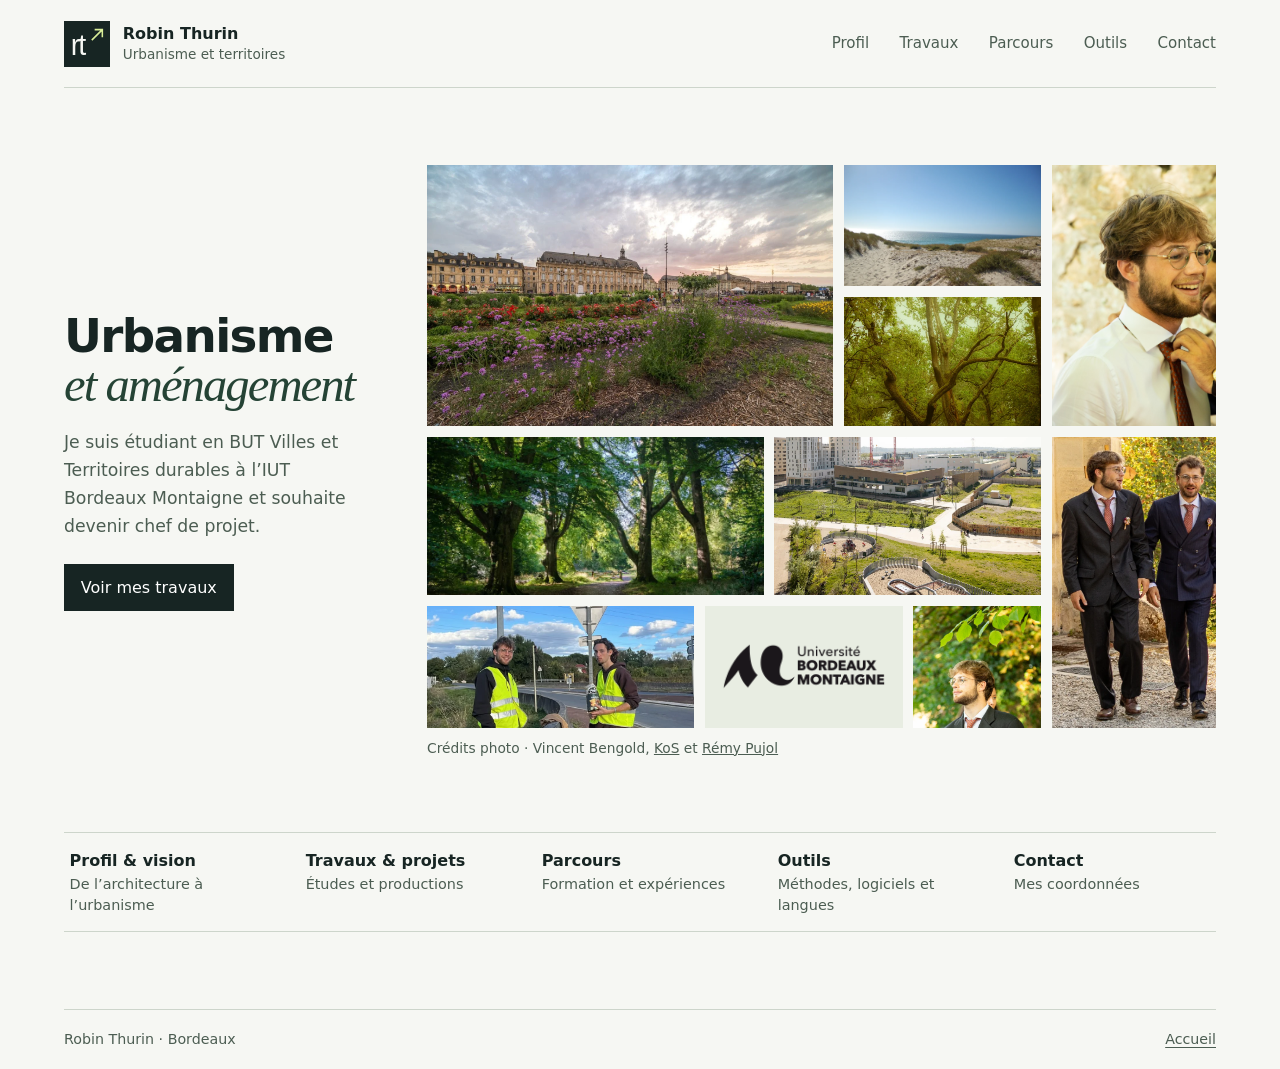
<file: index.html>
<!doctype html>
<html lang="fr">
<head>
  <meta charset="utf-8">
  <meta name="viewport" content="width=device-width, initial-scale=1">
  <meta name="description" content="Portfolio de Robin Thurin, étudiant en BUT Villes et Territoires durables à l’IUT Bordeaux Montaigne.">
  <meta name="theme-color" content="#f6f7f3">
  <meta name="robots" content="noindex, nofollow">
  <title>Portfolio d’urbanisme · Robin Thurin</title>
  <link rel="icon" href="assets/rt.svg" type="image/svg+xml">
  <link rel="stylesheet" href="style.css?v=mosaique">
  <link rel="stylesheet" href="assets/navigation-transitions.css">
  <script src="assets/navigation-transitions.js"></script>
</head>
<body>
  <a class="skip-link" href="#main">Aller au contenu</a>
  <header class="site-header wrap">
    <a href="index.html" class="brand" aria-label="Robin Thurin, accueil">
      <img src="assets/rt.svg" width="46" height="46" alt="">
      <span>Robin Thurin <small>Urbanisme et territoires</small></span>
    </a>
    <nav class="site-nav" aria-label="Navigation principale">
        <a href="profil.html">Profil</a>
        <a href="travaux.html?v=2">Travaux</a>
        <a href="parcours.html">Parcours</a>
        <a href="competences.html">Outils</a>
        <a href="contact.html">Contact</a>
    </nav>
  </header>
  <main id="main" class="wrap">
<section class="hero" aria-labelledby="home-title">
      <div class="hero-copy">
        <h1 id="home-title">Urbanisme<br><em>et aménagement</em></h1>
        <p class="intro">Je suis étudiant en BUT Villes et Territoires durables à l’IUT Bordeaux Montaigne et souhaite devenir chef de projet.</p>
        <a class="button-link" href="travaux.html?v=2">Voir mes travaux</a>
      </div>
      <figure>
        <div class="hero-mosaic">
          <div class="mosaic-city">
            <img src="assets/bordeaux-jardin-des-lumieres.webp" width="1400" height="934" alt="Le jardin des Lumières sur les quais de Bordeaux devant la place de la Bourse">
          </div>
          <div class="mosaic-duo">
            <img src="assets/robin-duo-en-pied.webp" width="530" height="943" alt="Robin Thurin et son frère en costume, photographiés en pied">
          </div>
          <div class="mosaic-trail">
            <img src="assets/chenaie-sentier.webp" width="780" height="520" alt="Sentier sous les chênes de la forêt de Savernake">
          </div>
          <div class="mosaic-work">
            <img src="assets/jardin-ars-remy-pujol.webp" width="1000" height="1000" alt="Aires de jeux, pelouses et allées du Jardin de l’Ars à Bordeaux" data-transition-to="travaux.html">
          </div>
          <div class="mosaic-coast">
            <img src="assets/littoral-biscarrosse.webp" width="960" height="637" alt="Dunes de sable et végétation face à l’Atlantique près de Biscarrosse">
          </div>
          <div class="mosaic-profile">
            <img src="assets/robin-profil-2026.jpg" width="860" height="1433" alt="Robin Thurin souriant en chemise blanche et cravate" data-transition-to="profil.html">
          </div>
          <div class="mosaic-oak">
            <img src="assets/chenaie-kaunas.webp" width="780" height="592" alt="Vieux chêne aux branches noueuses dans une forêt à Kaunas">
          </div>
          <div class="mosaic-field">
            <img src="assets/robin-ami-gilets-jaunes.webp" width="1152" height="2048" alt="Robin et son ami en gilets jaunes, sous un ciel parsemé de nuages">
          </div>
          <div class="mosaic-logo">
            <img src="assets/bordeaux-montaigne-logo.png" width="692" height="220" alt="Logo de l’Université Bordeaux Montaigne" data-transition-to="parcours.html">
          </div>
          <div class="mosaic-garden">
            <img src="assets/robin-portrait-feuillage.webp" width="835" height="840" alt="Robin Thurin en costume sous les arbres">
          </div>
        </div>
        <figcaption>
          Crédits photo · Vincent Bengold,
          <a href="https://commons.wikimedia.org/wiki/File:Plage_Landes.JPG">KoS</a> et <a href="https://identificationpatrimoine.bordeaux-metropole.fr/lieux/jardin-de-lars">Rémy Pujol</a>
        </figcaption>
      </figure>
    </section>
    <nav aria-label="Les cinq rubriques du portfolio" class="home-nav">
      <a href="profil.html"><strong>Profil &amp; vision</strong><span>De l’architecture à l’urbanisme</span></a>
      <a href="travaux.html?v=2"><strong>Travaux &amp; projets</strong><span>Études et productions</span></a>
      <a href="parcours.html"><strong>Parcours</strong><span>Formation et expériences</span></a>
      <a href="competences.html"><strong>Outils</strong><span>Méthodes, logiciels et langues</span></a>
      <a href="contact.html"><strong>Contact</strong><span>Mes coordonnées</span></a>
    </nav>
  </main>
  <footer class="site-footer wrap">
    <span>Robin Thurin · Bordeaux</span>
    <a href="index.html">Accueil</a>
  </footer>
</body>
</html>
</file>
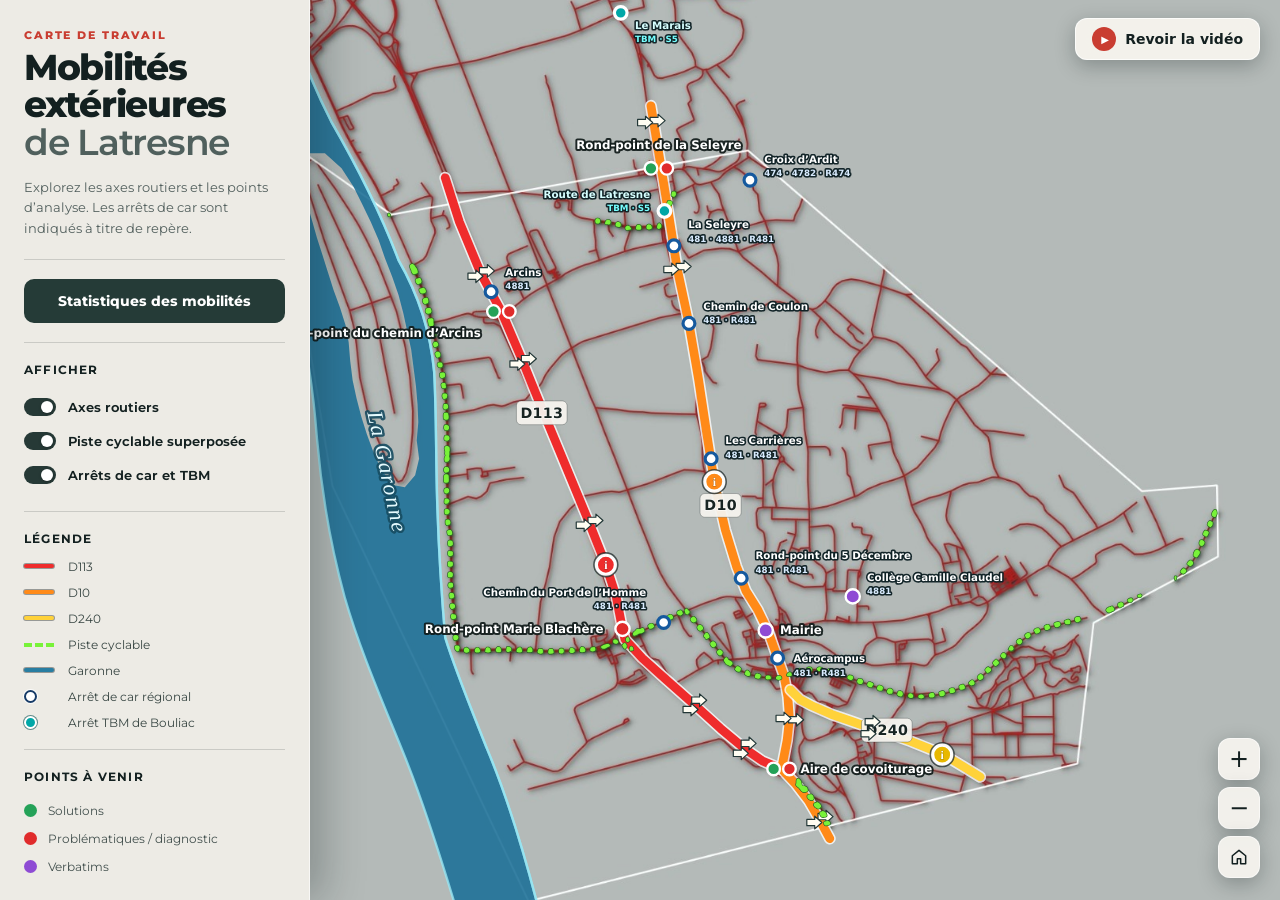
<file: carte-latresne/index.html>
<!doctype html>
<html lang="fr">
<head>
  <meta charset="utf-8">
  <meta name="viewport" content="width=device-width, initial-scale=1">
  <meta name="theme-color" content="#1b2424">
  <meta name="description" content="Carte interactive des mobilités extérieures de Latresne : axes routiers, cars régionaux, piste cyclable et lieux repères.">
  <title>Latresne · Mobilités extérieures</title>
  <link rel="preconnect" href="https://fonts.googleapis.com"><link rel="preconnect" href="https://fonts.gstatic.com" crossorigin><link href="https://fonts.googleapis.com/css2?family=Montserrat:wght@400;500;600;700;800;900&display=swap" rel="stylesheet"><link rel="stylesheet" href="./styles.css?v=20261125g">
</head>
<body>
  <main class="app">
    <aside class="panel" id="panel" aria-label="Légende et calques">
      <div class="panel-heading">
        <p class="eyebrow">Carte de travail</p>
        <h1>Mobilités extérieures<br><span>de Latresne</span></h1>
        <p class="intro">Explorez les axes routiers et les points d’analyse. Les arrêts de car sont indiqués à titre de repère.</p>
      </div>

      <section class="panel-section"><a href="./statistiques.html" style="display:block;background:#253b37;color:#fff;text-decoration:none;padding:13px 15px;border-radius:10px;font-weight:750;font-size:14px;text-align:center;">Statistiques des mobilités</a></section>

      <section class="panel-section" aria-labelledby="layers-title">
        <h2 id="layers-title">Afficher</h2>
        <label class="layer-control"><input type="checkbox" data-layer="roads" checked><span class="toggle"></span><span>Axes routiers</span></label>
        <label class="layer-control"><input type="checkbox" data-layer="cycle" checked><span class="toggle"></span><span>Piste cyclable superposée</span></label>
        <label class="layer-control"><input type="checkbox" data-layer="bus" checked><span class="toggle"></span><span>Arrêts de car et TBM</span></label>
      </section>

      <section class="panel-section" aria-labelledby="legend-title">
        <h2 id="legend-title">Légende</h2>
        <div class="legend-grid">
          <span class="line-swatch road d113"></span><span>D113</span>
          <span class="line-swatch road d10"></span><span>D10</span>
          <span class="line-swatch road d240"></span><span>D240</span>
          <span class="line-swatch cycle"></span><span>Piste cyclable</span>
          <span class="line-swatch water"></span><span>Garonne</span>
          <span class="dot-swatch bus-stop"></span><span>Arrêt de car régional</span>
          <span class="dot-swatch tbm-stop"></span><span>Arrêt TBM de Bouliac</span>
        </div>
      </section>

      <section class="panel-section future" aria-labelledby="future-title">
        <h2 id="future-title">Points à venir</h2>
        <div class="future-row"><span class="dot-swatch solution"></span><span>Solutions</span></div>
        <div class="future-row"><span class="dot-swatch issue"></span><span>Problématiques / diagnostic</span></div>
        <div class="future-row"><span class="dot-swatch quote"></span><span>Verbatims</span></div>
      </section>

      <p class="panel-note">Fond cartographique fourni par le groupe de travail. Arrêts recalés d’après les données Nouvelle-Aquitaine Mobilités publiées sur transport.data.gouv.fr.</p>
    </aside>

    <section class="map-region" aria-label="Carte interactive de Latresne">
      <button class="panel-toggle" id="panel-toggle" type="button" aria-controls="panel" aria-expanded="true">
        <span aria-hidden="true">☰</span><span class="sr-only">Afficher ou masquer la légende</span>
      </button>

      <button class="video-button" id="intro-video-button" type="button" aria-haspopup="dialog">
        <span class="video-button-icon" aria-hidden="true">▶</span>
        <span>Revoir la vidéo</span>
      </button>

      <div class="map-viewport" id="map-viewport" tabindex="0" aria-label="Carte. Utilisez la molette ou les boutons pour zoomer, et faites glisser pour vous déplacer.">
        <div class="map-scene" id="map-scene">
          <img class="map-background" src="./assets/fond-latresne.jpg?v=20261124" width="2048" height="1160" alt="Fond cartographique stylisé de Latresne et de ses environs">
          <svg id="map-overlay" viewBox="0 0 2048 1160" width="2048" height="1160" role="group" aria-label="Axes et arrêts de car interactifs">
            <g id="water-layer" class="map-layer"></g>
            <g id="roads-layer" class="map-layer"></g>
            <g id="cycle-layer" class="map-layer"><image href="./assets/pistes-cyclables.svg" width="2048" height="1160" pointer-events="none" aria-hidden="true"/></g>
            <g id="bus-layer" class="map-layer"></g>
            <g id="future-layer" class="map-layer"></g>

          </svg>
        </div>

        <div class="popup" id="popup" role="dialog" aria-live="polite" hidden>
          <button type="button" class="popup-close" id="popup-close" aria-label="Fermer">×</button>
          <p class="popup-kicker" id="popup-kicker"></p>
          <h2 id="popup-title"></h2>
          <div id="popup-body" tabindex="0" role="region" aria-label="Contenu de la bulle, défilable"></div>
        </div>
      </div>

      <div class="map-controls" aria-label="Commandes de la carte">
        <button type="button" id="zoom-in" aria-label="Zoomer">+</button>
        <button type="button" id="zoom-out" aria-label="Dézoomer">−</button>
        <button type="button" id="reset-view" class="reset" aria-label="Recentrer la carte" title="Recentrer">
          <svg viewBox="0 0 24 24" aria-hidden="true"><path d="M4 10.5 12 4l8 6.5V20h-6v-6h-4v6H4z"/></svg>
        </button>
      </div>

      <div class="video-dialog" id="intro-video-dialog" role="dialog" aria-modal="true" aria-labelledby="intro-video-title" hidden>
        <div class="video-card">
          <button type="button" class="video-close" id="intro-video-close" aria-label="Fermer">×</button>
          <div class="video-placeholder" aria-hidden="true"><span>▶</span></div>
          <p class="popup-kicker">Vidéo d’introduction</p>
          <h2 id="intro-video-title">Emplacement réservé</h2>
          <p>La vidéo de présentation pourra être revisionnée ici dès qu’elle aura été ajoutée.</p>
        </div>
      </div>

    </section>
  </main>
  <script src="./app.js?v=20261127g"></script>
</body>
</html>
</file>
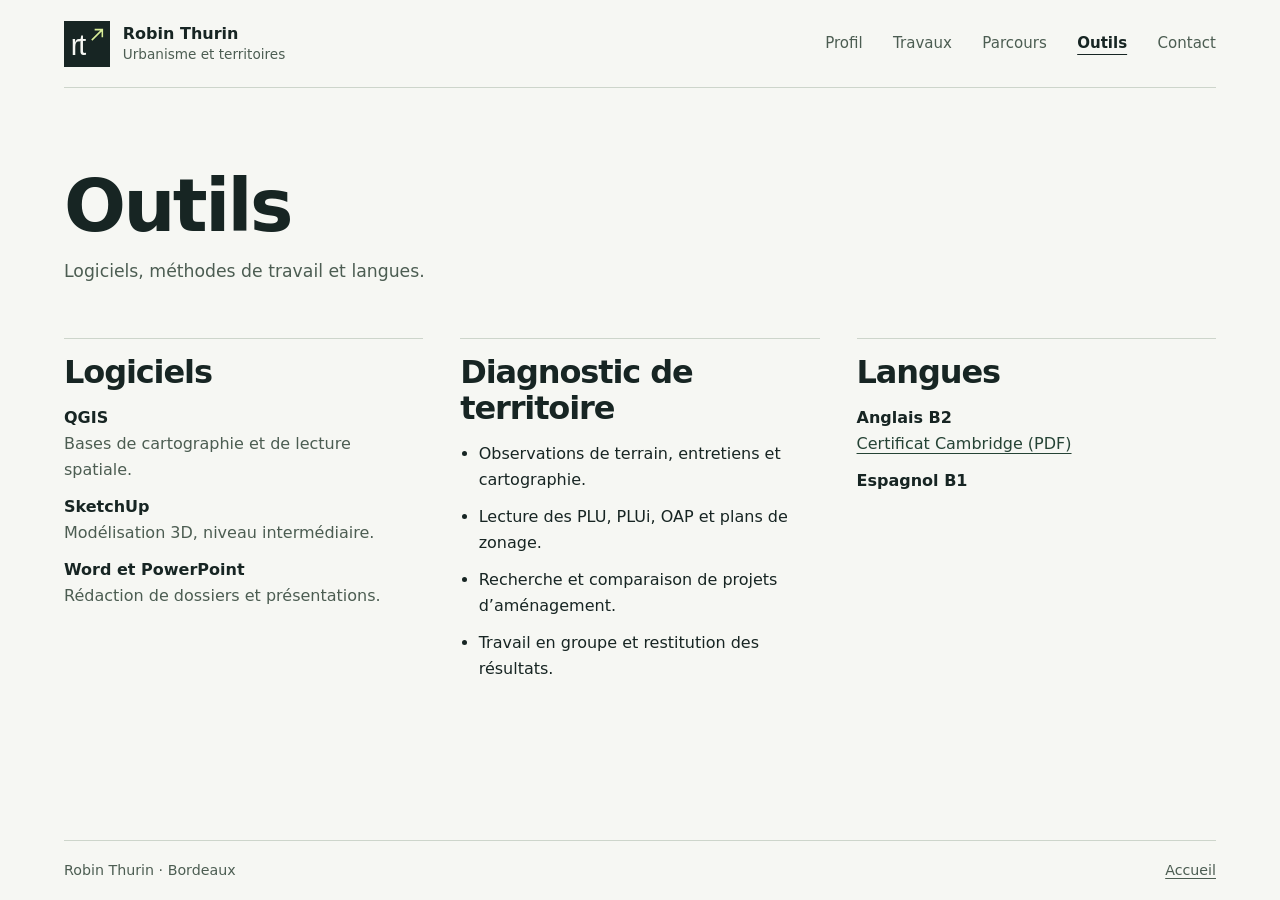
<file: competences.html>
<!doctype html>
<html lang="fr">
<head>
  <meta charset="utf-8">
  <meta name="viewport" content="width=device-width, initial-scale=1">
  <meta name="description" content="Outils, méthodes de diagnostic de territoire et langues de Robin Thurin.">
  <meta name="theme-color" content="#f6f7f3">
  <meta name="robots" content="noindex, nofollow">
  <title>Outils · Robin Thurin</title>
  <link rel="icon" href="assets/rt.svg" type="image/svg+xml">
  <link rel="stylesheet" href="style.css">
</head>
<body>
  <a class="skip-link" href="#main">Aller au contenu</a>
  <header class="site-header wrap">
    <a href="index.html" class="brand" aria-label="Robin Thurin, accueil">
      <img src="assets/rt.svg" width="46" height="46" alt="">
      <span>Robin Thurin <small>Urbanisme et territoires</small></span>
    </a>
    <nav class="site-nav" aria-label="Navigation principale">
        <a href="profil.html">Profil</a>
        <a href="travaux.html?v=2">Travaux</a>
        <a href="parcours.html">Parcours</a>
        <a href="competences.html" aria-current="page">Outils</a>
        <a href="contact.html">Contact</a>
    </nav>
  </header>
  <main id="main" class="wrap">
<header class="page-heading">
      <h1>Outils</h1>
      <p>Logiciels, méthodes de travail et langues.</p>
    </header>
    <div class="tools-grid">
      <section aria-labelledby="logiciels">
        <h2 id="logiciels">Logiciels</h2>
        <dl>
          <div><dt>QGIS</dt><dd>Bases de cartographie et de lecture spatiale.</dd></div>
          <div><dt>SketchUp</dt><dd>Modélisation 3D, niveau intermédiaire.</dd></div>
          <div><dt>Word et PowerPoint</dt><dd>Rédaction de dossiers et présentations.</dd></div>
        </dl>
      </section>
      <section aria-labelledby="diagnostic">
        <h2 id="diagnostic">Diagnostic de territoire</h2>
        <ul class="method-list">
          <li>Observations de terrain, entretiens et cartographie.</li>
          <li>Lecture des PLU, PLUi, OAP et plans de zonage.</li>
          <li>Recherche et comparaison de projets d’aménagement.</li>
          <li>Travail en groupe et restitution des résultats.</li>
        </ul>
      </section>
      <section aria-labelledby="langues">
        <h2 id="langues">Langues</h2>
        <dl>
          <div><dt>Anglais B2</dt><dd><a class="text-link" href="documents/Cambridge.pdf">Certificat Cambridge (PDF)</a></dd></div>
          <div><dt>Espagnol B1</dt></div>
        </dl>
      </section>
    </div>
  </main>
  <footer class="site-footer wrap">
    <span>Robin Thurin · Bordeaux</span>
    <a href="index.html">Accueil</a>
  </footer>
</body>
</html>
</file>
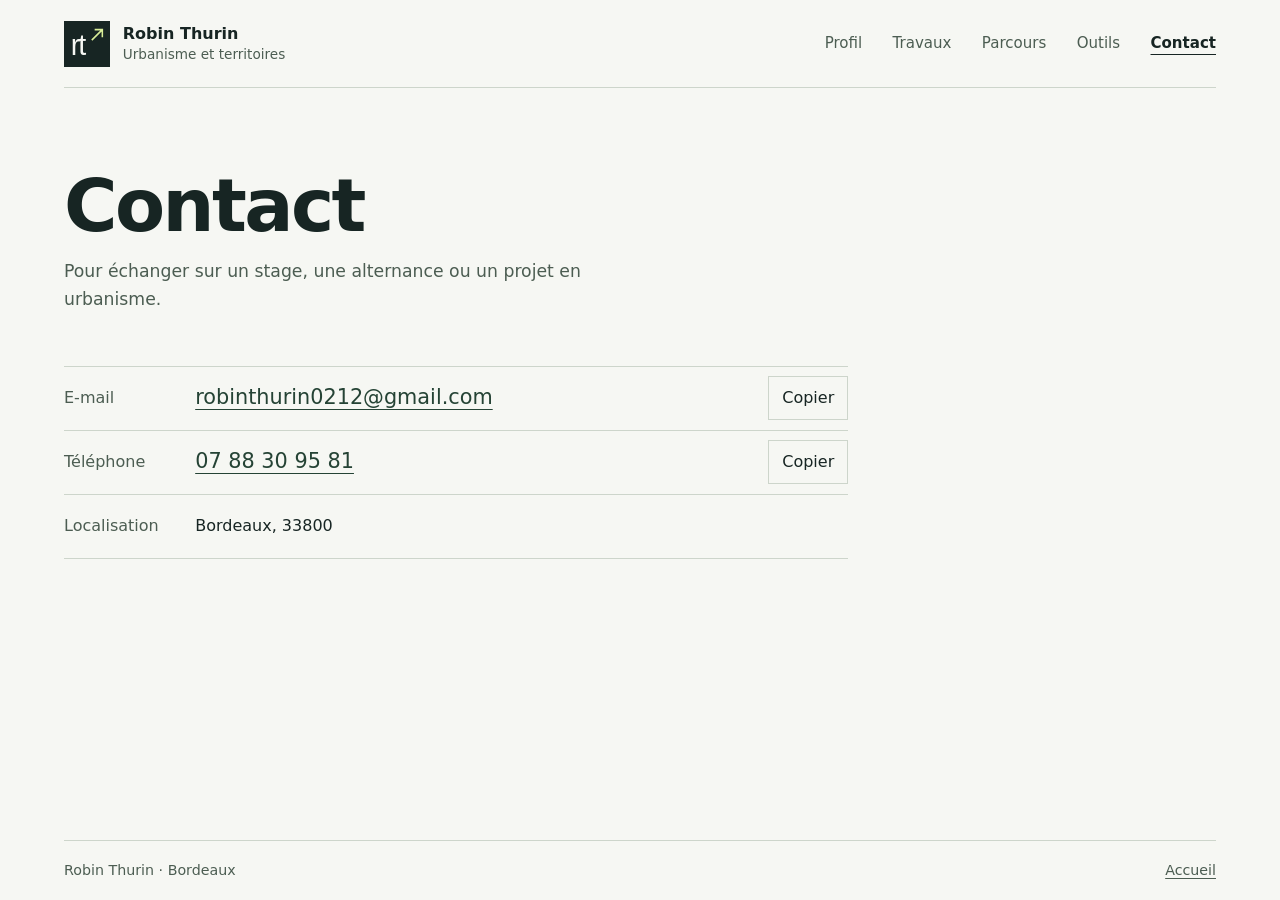
<file: contact.html>
<!doctype html>
<html lang="fr">
<head>
  <meta charset="utf-8">
  <meta name="viewport" content="width=device-width, initial-scale=1">
  <meta name="description" content="Contacter Robin Thurin par e-mail ou par téléphone.">
  <meta name="theme-color" content="#f6f7f3">
  <meta name="robots" content="noindex, nofollow">
  <title>Contact · Robin Thurin</title>
  <link rel="icon" href="assets/rt.svg" type="image/svg+xml">
  <link rel="stylesheet" href="style.css">
  <script src="site.js" defer></script>
</head>
<body>
  <a class="skip-link" href="#main">Aller au contenu</a>
  <header class="site-header wrap">
    <a href="index.html" class="brand" aria-label="Robin Thurin, accueil">
      <img src="assets/rt.svg" width="46" height="46" alt="">
      <span>Robin Thurin <small>Urbanisme et territoires</small></span>
    </a>
    <nav class="site-nav" aria-label="Navigation principale">
        <a href="profil.html">Profil</a>
        <a href="travaux.html?v=2">Travaux</a>
        <a href="parcours.html">Parcours</a>
        <a href="competences.html">Outils</a>
        <a href="contact.html" aria-current="page">Contact</a>
    </nav>
  </header>
  <main id="main" class="wrap">
<header class="page-heading">
      <h1>Contact</h1>
      <p>Pour échanger sur un stage, une alternance ou un projet en urbanisme.</p>
    </header>
    <dl class="contact-list">
      <div class="contact-row">
        <dt>E-mail</dt>
        <dd><a class="text-link contact-value" href="mailto:robinthurin0212@gmail.com">robinthurin0212@gmail.com</a></dd>
        <dd><button type="button" class="copy-button" hidden data-copy="robinthurin0212@gmail.com" aria-label="Copier l’adresse e-mail">Copier</button></dd>
      </div>
      <div class="contact-row">
        <dt>Téléphone</dt>
        <dd><a class="text-link contact-value" href="tel:+33788309581">07 88 30 95 81</a></dd>
        <dd><button type="button" class="copy-button" hidden data-copy="07 88 30 95 81" aria-label="Copier le numéro de téléphone">Copier</button></dd>
      </div>
      <div class="contact-row">
        <dt>Localisation</dt>
        <dd>Bordeaux, 33800</dd>
      </div>
    </dl>
    <p id="copy-status" role="status"></p>
  </main>
  <footer class="site-footer wrap">
    <span>Robin Thurin · Bordeaux</span>
    <a href="index.html">Accueil</a>
  </footer>
</body>
</html>
</file>
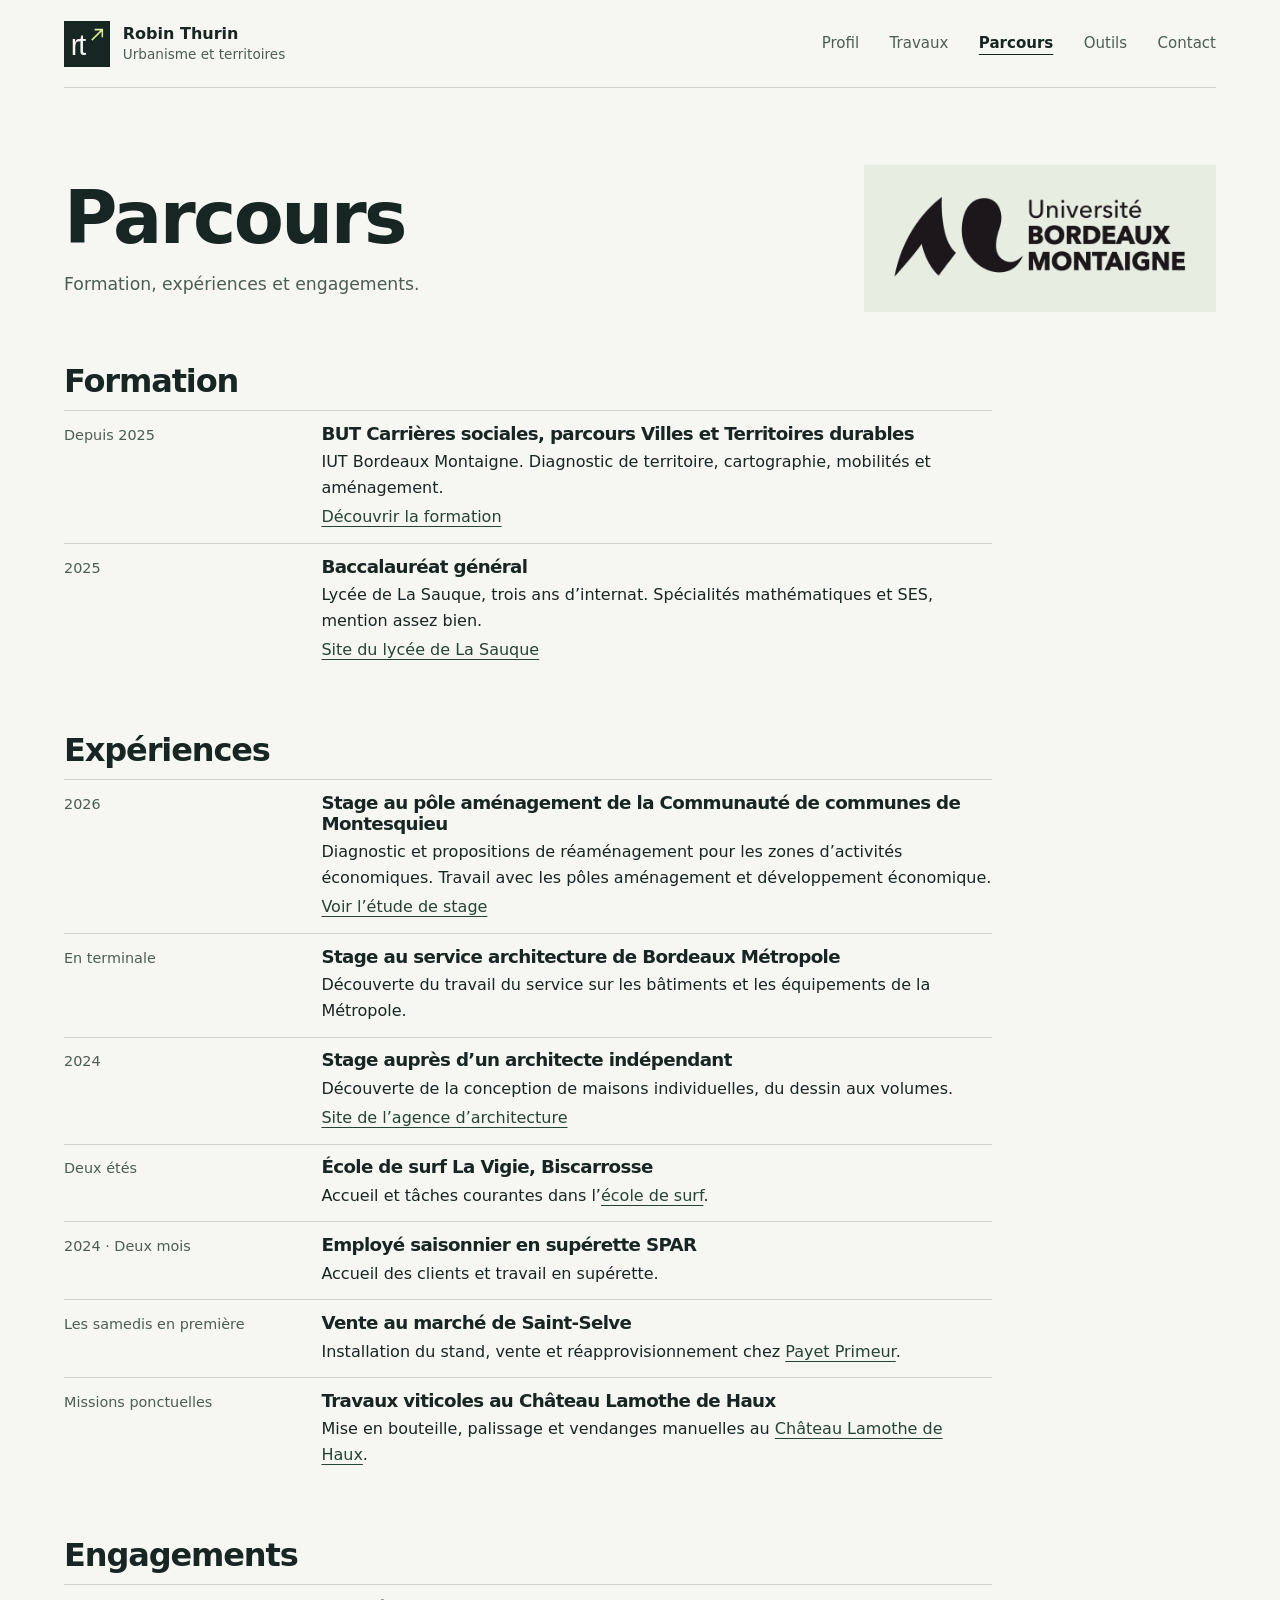
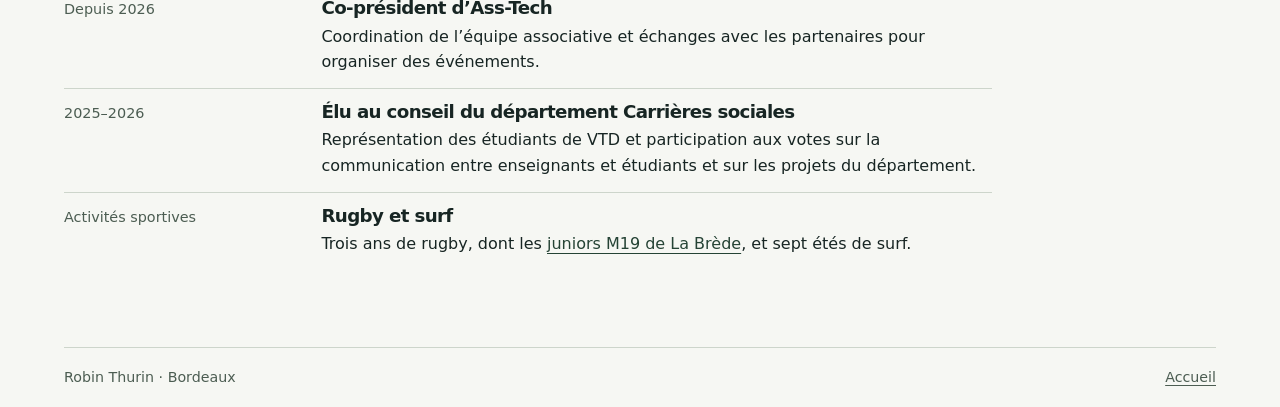
<file: parcours.html>
<!doctype html>
<html lang="fr">
<head>
  <meta charset="utf-8">
  <meta name="viewport" content="width=device-width, initial-scale=1">
  <meta name="description" content="Formation, stages, emplois et engagements de Robin Thurin.">
  <meta name="theme-color" content="#f6f7f3">
  <meta name="robots" content="noindex, nofollow">
  <title>Parcours · Robin Thurin</title>
  <link rel="icon" href="assets/rt.svg" type="image/svg+xml">
  <link rel="stylesheet" href="style.css">
  <link rel="stylesheet" href="assets/navigation-transitions.css">
  <link rel="preload" href="assets/bordeaux-montaigne-logo.png" as="image">
  <link rel="expect" href="#section-logo" blocking="render">
  <script src="assets/navigation-transitions.js"></script>
</head>
<body>
  <a class="skip-link" href="#main">Aller au contenu</a>
  <header class="site-header wrap">
    <a href="index.html" class="brand" aria-label="Robin Thurin, accueil">
      <img src="assets/rt.svg" width="46" height="46" alt="">
      <span>Robin Thurin <small>Urbanisme et territoires</small></span>
    </a>
    <nav class="site-nav" aria-label="Navigation principale">
        <a href="profil.html">Profil</a>
        <a href="travaux.html?v=2">Travaux</a>
        <a href="parcours.html" aria-current="page">Parcours</a>
        <a href="competences.html">Outils</a>
        <a href="contact.html">Contact</a>
    </nav>
  </header>
  <main id="main" class="wrap">
<header class="page-heading">
      <div>
        <h1>Parcours</h1>
        <p>Formation, expériences et engagements.</p>
      </div>
      <figure class="section-photo section-logo">
        <img id="section-logo" src="assets/bordeaux-montaigne-logo.png" width="692" height="220" alt="Logo de l’Université Bordeaux Montaigne" data-transition-target>
      </figure>
    </header>
    <div class="resume">
      <section aria-labelledby="formation">
        <h2 id="formation">Formation</h2>
        <article class="resume-row">
          <span class="resume-date">Depuis 2025</span>
          <div>
            <h3>BUT Carrières sociales, parcours Villes et Territoires durables</h3>
            <p>IUT Bordeaux Montaigne. Diagnostic de territoire, cartographie, mobilités et aménagement.</p>
            <a class="text-link" href="https://formations.u-bordeaux-montaigne.fr/fr/catalogue-des-formations/bachelor-universitaire-de-technologie-BUT/but-villes-et-territoires-durables-KQMDTHAT.html">Découvrir la formation</a>
          </div>
        </article>
        <article class="resume-row">
          <span class="resume-date">2025</span>
          <div>
            <h3>Baccalauréat général</h3>
            <p>Lycée de La Sauque, trois ans d’internat. Spécialités mathématiques et SES, mention assez bien.</p>
            <a class="text-link" href="https://www.lasauque.com/">Site du lycée de La Sauque</a>
          </div>
        </article>
      </section>
      <section aria-labelledby="experiences">
        <h2 id="experiences">Expériences</h2>
        <article class="resume-row">
          <span class="resume-date">2026</span>
          <div>
            <h3>Stage au pôle aménagement de la Communauté de communes de Montesquieu</h3>
            <p>Diagnostic et propositions de réaménagement pour les zones d’activités économiques. Travail avec les pôles aménagement et développement économique.</p>
            <a class="text-link" href="travaux.html?v=2#montesquieu">Voir l’étude de stage</a>
          </div>
        </article>
        <article class="resume-row">
          <span class="resume-date">En terminale</span>
          <div>
            <h3>Stage au service architecture de Bordeaux Métropole</h3>
            <p>Découverte du travail du service sur les bâtiments et les équipements de la Métropole.</p>
          </div>
        </article>
        <article class="resume-row">
          <span class="resume-date">2024</span>
          <div>
            <h3>Stage auprès d’un architecte indépendant</h3>
            <p>Découverte de la conception de maisons individuelles, du dessin aux volumes.</p>
            <a class="text-link" href="https://princzdelachapelle.com/agence-darchitecture/">Site de l’agence d’architecture</a>
          </div>
        </article>
        <article class="resume-row">
          <span class="resume-date">Deux étés</span>
          <div>
            <h3>École de surf La Vigie, Biscarrosse</h3>
            <p>Accueil et tâches courantes dans l’<a class="text-link" href="https://www.la-vigie-biscarrosse.com/">école de surf</a>.</p>
          </div>
        </article>
        <article class="resume-row">
          <span class="resume-date">2024 · Deux mois</span>
          <div>
            <h3>Employé saisonnier en supérette SPAR</h3>
            <p>Accueil des clients et travail en supérette.</p>
          </div>
        </article>
        <article class="resume-row">
          <span class="resume-date">Les samedis en première</span>
          <div>
            <h3>Vente au marché de Saint-Selve</h3>
            <p>Installation du stand, vente et réapprovisionnement chez <a class="text-link" href="https://payetprimeur.fr/">Payet Primeur</a>.</p>
          </div>
        </article>
        <article class="resume-row">
          <span class="resume-date">Missions ponctuelles</span>
          <div>
            <h3>Travaux viticoles au Château Lamothe de Haux</h3>
            <p>Mise en bouteille, palissage et vendanges manuelles au <a class="text-link" href="https://chateau-lamothe.com/">Château Lamothe de Haux</a>.</p>
          </div>
        </article>
      </section>
      <section aria-labelledby="engagements">
        <h2 id="engagements">Engagements</h2>
        <article class="resume-row">
          <span class="resume-date">Depuis 2026</span>
          <div>
            <h3>Co-président d’Ass-Tech</h3>
            <p>Coordination de l’équipe associative et échanges avec les partenaires pour organiser des événements.</p>
          </div>
        </article>
        <article class="resume-row">
          <span class="resume-date">2025–2026</span>
          <div>
            <h3>Élu au conseil du département Carrières sociales</h3>
            <p>Représentation des étudiants de VTD et participation aux votes sur la communication entre enseignants et étudiants et sur les projets du département.</p>
          </div>
        </article>
        <article class="resume-row">
          <span class="resume-date">Activités sportives</span>
          <div>
            <h3>Rugby et surf</h3>
            <p>Trois ans de rugby, dont les <a class="text-link" href="https://labrederugbyxv.com/juniors-m19">juniors M19 de La Brède</a>, et sept étés de surf.</p>
          </div>
        </article>
      </section>
    </div>
  </main>
  <footer class="site-footer wrap">
    <span>Robin Thurin · Bordeaux</span>
    <a href="index.html">Accueil</a>
  </footer>
</body>
</html>
</file>
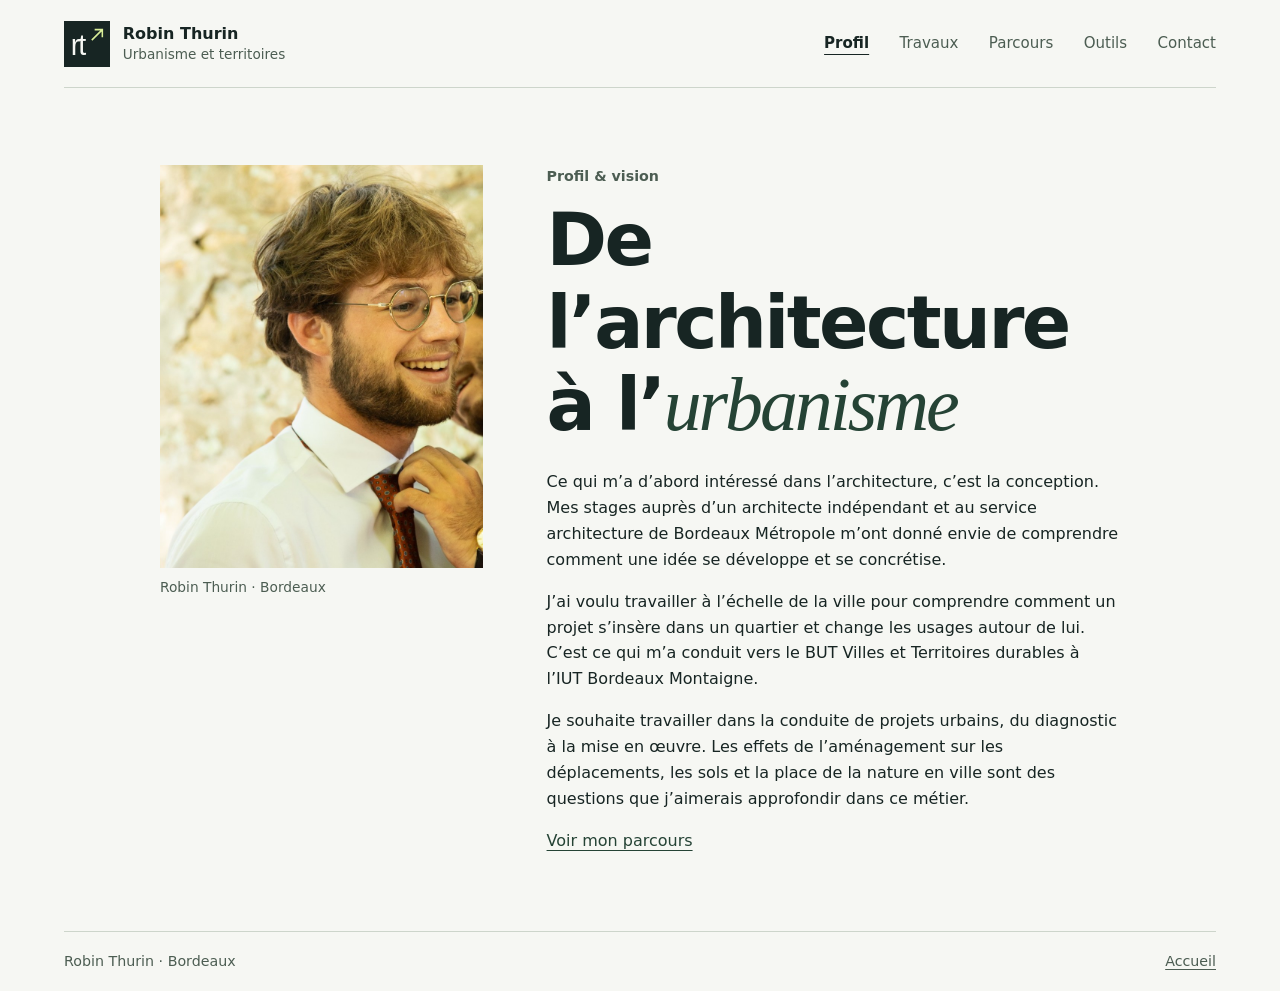
<file: profil.html>
<!doctype html>
<html lang="fr">
<head>
  <meta charset="utf-8">
  <meta name="viewport" content="width=device-width, initial-scale=1">
  <meta name="description" content="Le parcours de Robin Thurin de l’architecture vers la conduite de projets urbains.">
  <meta name="theme-color" content="#f6f7f3">
  <meta name="robots" content="noindex, nofollow">
  <title>Profil & vision · Robin Thurin</title>
  <link rel="icon" href="assets/rt.svg" type="image/svg+xml">
  <link rel="stylesheet" href="style.css">
  <link rel="stylesheet" href="assets/navigation-transitions.css">
  <link rel="preload" href="assets/robin-profil-2026.jpg" as="image">
  <link rel="expect" href="#section-portrait" blocking="render">
  <script src="assets/navigation-transitions.js"></script>
</head>
<body>
  <a class="skip-link" href="#main">Aller au contenu</a>
  <header class="site-header wrap">
    <a href="index.html" class="brand" aria-label="Robin Thurin, accueil">
      <img src="assets/rt.svg" width="46" height="46" alt="">
      <span>Robin Thurin <small>Urbanisme et territoires</small></span>
    </a>
    <nav class="site-nav" aria-label="Navigation principale">
        <a href="profil.html" aria-current="page">Profil</a>
        <a href="travaux.html?v=2">Travaux</a>
        <a href="parcours.html">Parcours</a>
        <a href="competences.html">Outils</a>
        <a href="contact.html">Contact</a>
    </nav>
  </header>
  <main id="main" class="wrap">
<section class="profile-layout" aria-labelledby="profile-title">
      <div class="profile-heading">
        <p class="eyebrow">Profil &amp; vision</p>
        <h1 id="profile-title">De l’architecture<br>à l’<em>urbanisme</em></h1>
      </div>
      <figure class="profile-photo">
        <img id="section-portrait" src="assets/robin-profil-2026.jpg" alt="Portrait de Robin Thurin en extérieur" width="860" height="1433" data-transition-target>
        <figcaption>Robin Thurin · Bordeaux</figcaption>
      </figure>
      <div class="profile-bio">
        <p>Ce qui m’a d’abord intéressé dans l’architecture, c’est la conception. Mes stages auprès d’un architecte indépendant et au service architecture de Bordeaux Métropole m’ont donné envie de comprendre comment une idée se développe et se concrétise.</p>
        <p>J’ai voulu travailler à l’échelle de la ville pour comprendre comment un projet s’insère dans un quartier et change les usages autour de lui. C’est ce qui m’a conduit vers le BUT Villes et Territoires durables à l’IUT Bordeaux Montaigne.</p>
        <p>Je souhaite travailler dans la conduite de projets urbains, du diagnostic à la mise en œuvre. Les effets de l’aménagement sur les déplacements, les sols et la place de la nature en ville sont des questions que j’aimerais approfondir dans ce métier.</p>
        <a class="text-link" href="parcours.html">Voir mon parcours</a>
      </div>
    </section>
  </main>
  <footer class="site-footer wrap">
    <span>Robin Thurin · Bordeaux</span>
    <a href="index.html">Accueil</a>
  </footer>
</body>
</html>
</file>
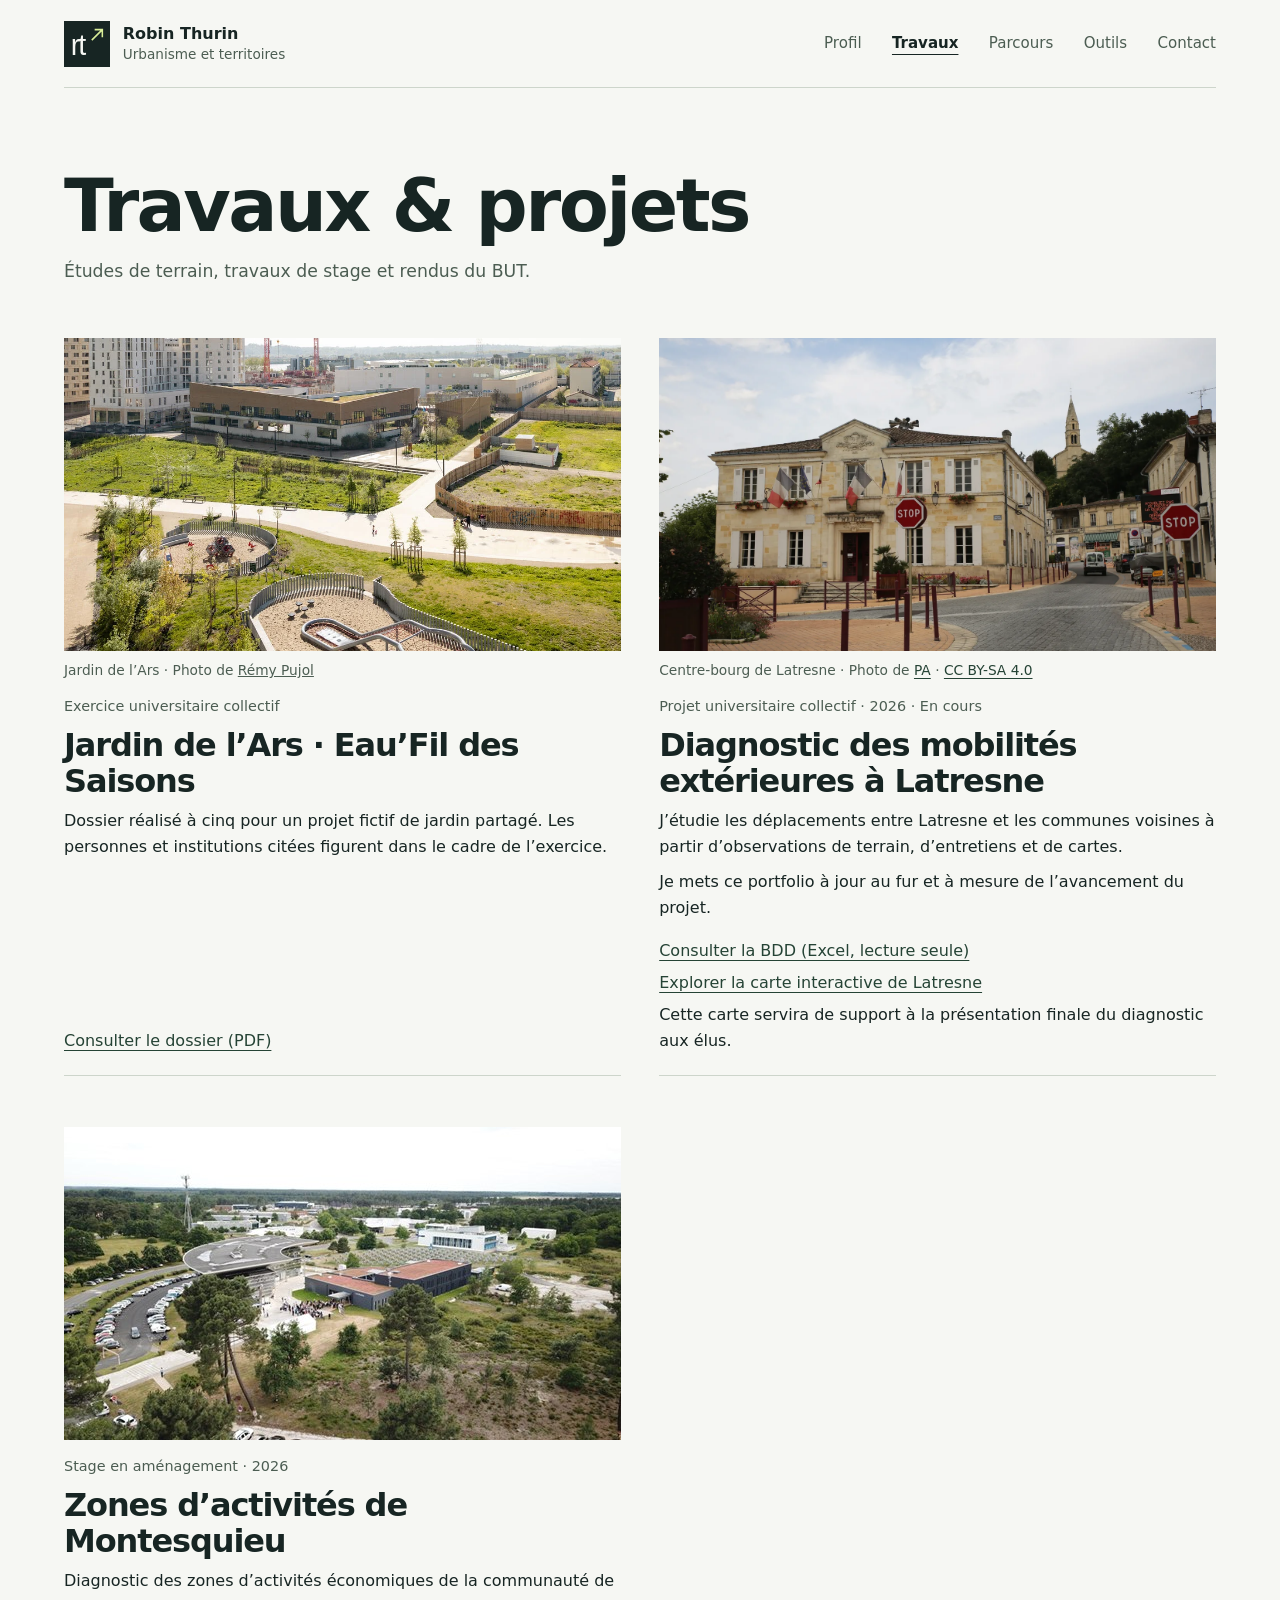
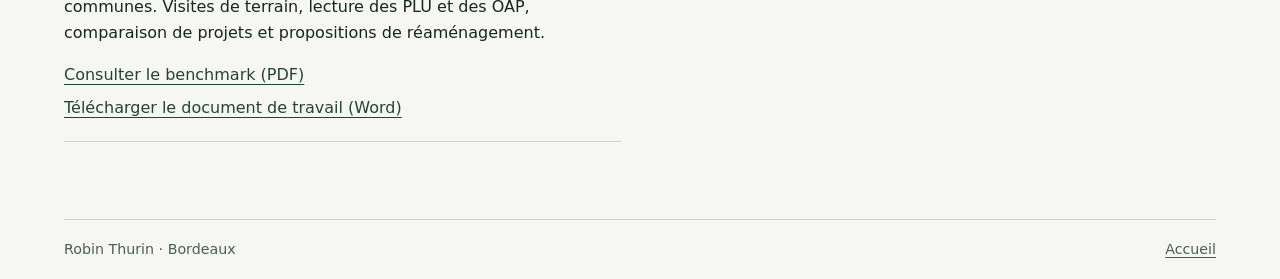
<file: travaux.html>
<!doctype html>
<html lang="fr">
<head>
  <meta charset="utf-8">
  <meta name="viewport" content="width=device-width, initial-scale=1">
  <meta name="description" content="Études et projets universitaires sur les mobilités, les zones d’activités et les jardins partagés.">
  <meta name="theme-color" content="#f6f7f3">
  <meta name="robots" content="noindex, nofollow">
  <title>Travaux & projets · Robin Thurin</title>
  <link rel="icon" href="assets/rt.svg" type="image/svg+xml">
  <link rel="stylesheet" href="style.css">
  <link rel="stylesheet" href="assets/navigation-transitions.css">
  <link rel="preload" href="assets/jardin-ars-remy-pujol.webp" as="image">
  <link rel="expect" href="#jardin-ars-image" blocking="render">
  <script src="assets/navigation-transitions.js"></script>
</head>
<body>
  <a class="skip-link" href="#main">Aller au contenu</a>
  <header class="site-header wrap">
    <a href="index.html" class="brand" aria-label="Robin Thurin, accueil">
      <img src="assets/rt.svg" width="46" height="46" alt="">
      <span>Robin Thurin <small>Urbanisme et territoires</small></span>
    </a>
    <nav class="site-nav" aria-label="Navigation principale">
        <a href="profil.html">Profil</a>
        <a href="travaux.html?v=2" aria-current="page">Travaux</a>
        <a href="parcours.html">Parcours</a>
        <a href="competences.html">Outils</a>
        <a href="contact.html">Contact</a>
    </nav>
  </header>
  <main id="main" class="wrap">
<header class="page-heading">
      <h1>Travaux &amp; projets</h1>
      <p>Études de terrain, travaux de stage et rendus du BUT.</p>
    </header>
    <div class="projects-grid">
      <article class="project" id="jardin-ars">
        <figure>
          <div class="project-image">
            <img id="jardin-ars-image" src="assets/jardin-ars-remy-pujol.webp" alt="Aires de jeux, pelouses et allées du Jardin de l’Ars à Bordeaux" width="1000" height="1000" data-transition-target>
          </div>
          <figcaption>Jardin de l’Ars · Photo de <a href="https://identificationpatrimoine.bordeaux-metropole.fr/lieux/jardin-de-lars">Rémy Pujol</a></figcaption>
        </figure>
        <div class="project-body">
          <p class="project-type">Exercice universitaire collectif</p>
          <h2>Jardin de l’Ars · Eau’Fil des Saisons</h2>
          <p>Dossier réalisé à cinq pour un projet fictif de jardin partagé. Les personnes et institutions citées figurent dans le cadre de l’exercice.</p>
          <div class="project-links">
            <a class="text-link" href="documents/Dossier_Candidature_Groupe_1.pdf">Consulter le dossier (PDF)</a>
          </div>
        </div>
      </article>
      <article class="project" id="latresne">
        <figure>
          <div class="project-image">
            <img src="assets/latresne-centre-bourg.webp" alt="La mairie de Latresne et la rue pavée qui longe le bâtiment" width="1440" height="960">
          </div>
          <figcaption>Centre-bourg de Latresne · Photo de <a class="text-link" href="https://commons.wikimedia.org/wiki/File:Latresne.jpg">PA</a> · <a class="text-link" href="https://creativecommons.org/licenses/by-sa/4.0/">CC BY-SA 4.0</a></figcaption>
        </figure>
        <div class="project-body">
          <p class="project-type">Projet universitaire collectif · 2026 · En cours</p>
          <h2>Diagnostic des mobilités extérieures à Latresne</h2>
          <p>J’étudie les déplacements entre Latresne et les communes voisines à partir d’observations de terrain, d’entretiens et de cartes.</p>
          <p>Je mets ce portfolio à jour au fur et à mesure de l’avancement du projet.</p>
          <div class="project-links project-links-stacked">
            <a class="text-link" href="https://drive.google.com/file/d/1-9Nh4NtYwSMUxG6W36Tu6rM2WJsxg_id/preview">Consulter la BDD (Excel, lecture seule)</a>
            <a class="text-link" href="carte-latresne/">Explorer la carte interactive de Latresne</a>
            <p>Cette carte servira de support à la présentation finale du diagnostic aux élus.</p>
          </div>
        </div>
      </article>
      <article class="project" id="montesquieu">
        <div class="project-image">
          <img src="assets/zae-reamenagement.jpg" alt="Vue aérienne du Technopôle de Martillac" width="557" height="313">
        </div>
        <div class="project-body">
          <p class="project-type">Stage en aménagement · 2026</p>
          <h2>Zones d’activités de Montesquieu</h2>
          <p>Diagnostic des zones d’activités économiques de la communauté de communes. Visites de terrain, lecture des PLU et des OAP, comparaison de projets et propositions de réaménagement.</p>
          <div class="project-links">
            <a class="text-link" href="documents/Benchmark_Strategie_ZAE_CCM.pdf">Consulter le benchmark (PDF)</a>
            <a class="text-link" href="documents/Benchmark_Strategie_ZAE_CCM.docx" download>Télécharger le document de travail (Word)</a>
          </div>
        </div>
      </article>
    </div>
  </main>
  <footer class="site-footer wrap">
    <span>Robin Thurin · Bordeaux</span>
    <a href="index.html">Accueil</a>
  </footer>
</body>
</html>
</file>
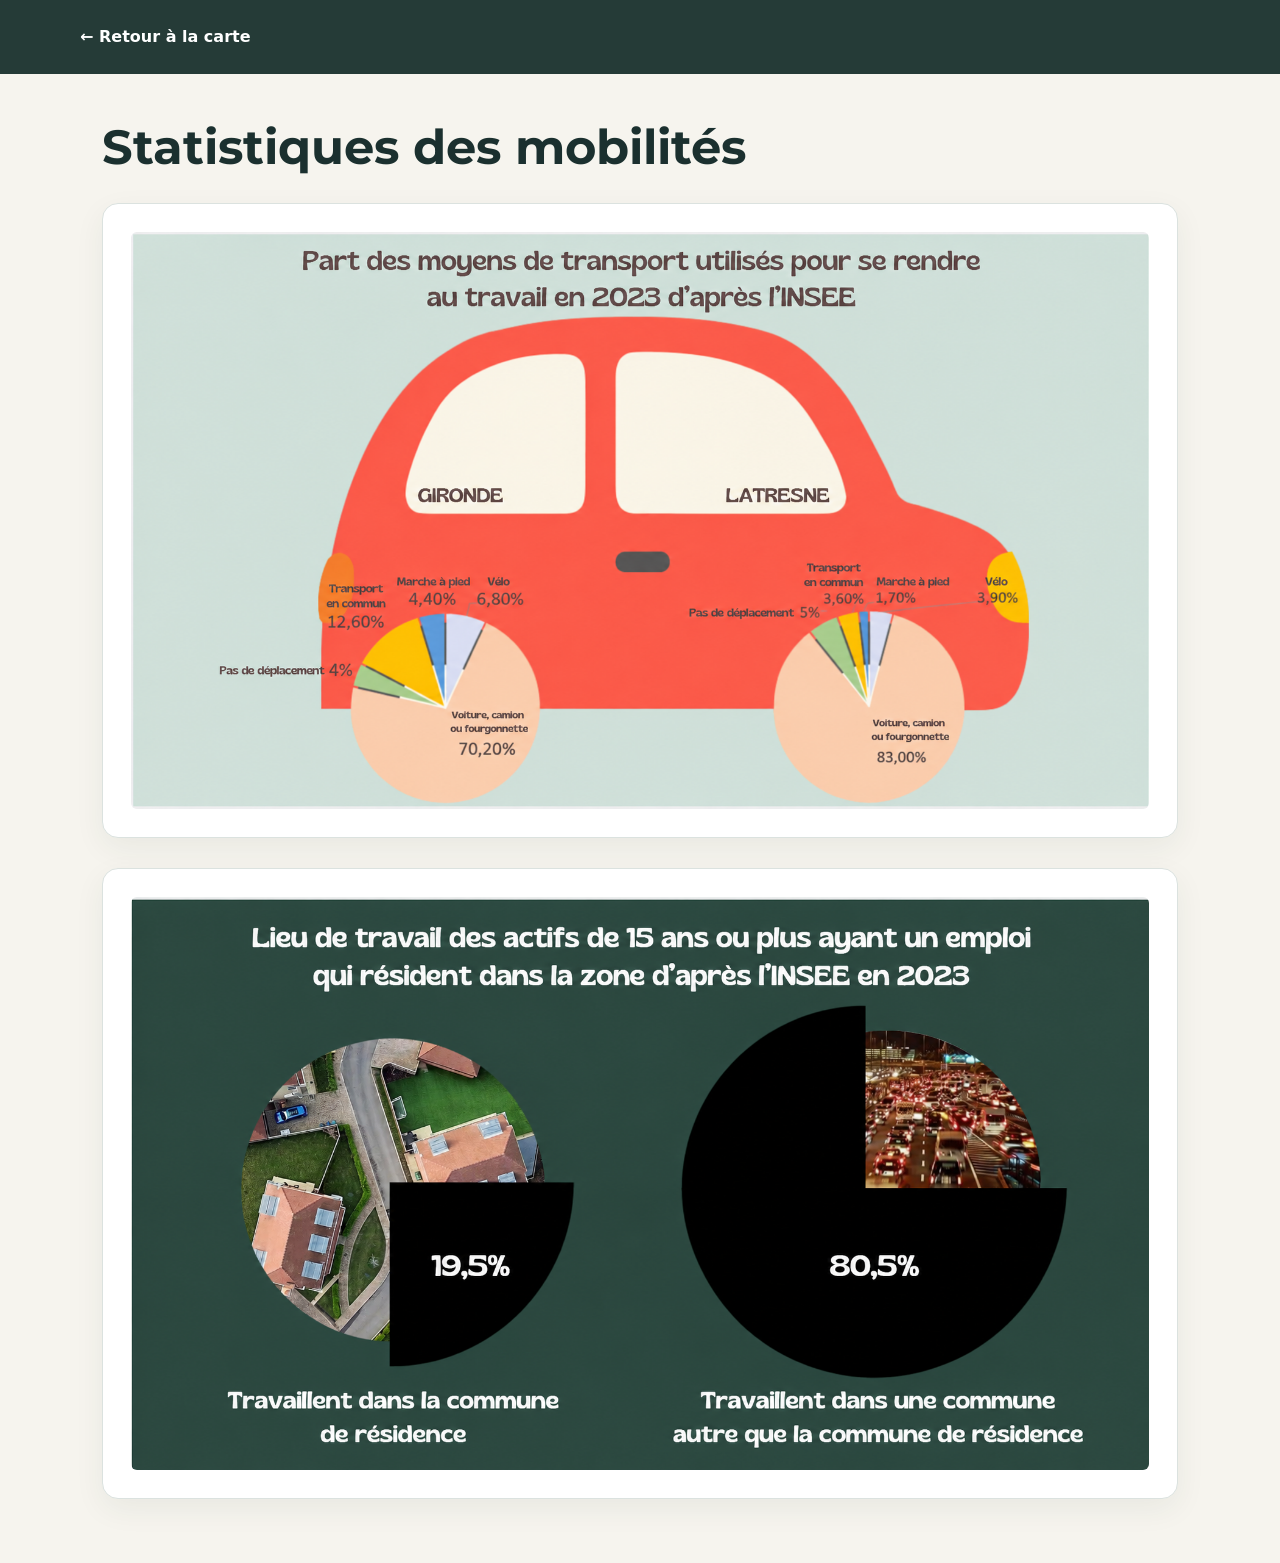
<file: carte-latresne/statistiques.html>
<!doctype html>
<html lang="fr"><head><meta charset="utf-8"><meta name="viewport" content="width=device-width, initial-scale=1"><title>Statistiques des mobilités · Latresne</title><link rel="stylesheet" href="https://fonts.googleapis.com/css2?family=Montserrat:wght@400;600;700;800&display=swap"><style>
*{box-sizing:border-box}body{margin:0;background:#f6f4ee;color:#1b302f;font:16px/1.6 system-ui,-apple-system,sans-serif}
header{background:#253b37;color:#fff;padding:24px max(24px,calc((100vw - 1120px)/2));}header a{color:#fff;text-decoration:none;font-weight:700}main{max-width:1120px;margin:auto;padding:36px 22px 64px}h1{font:700 clamp(30px,5vw,48px)/1.08 Montserrat,system-ui,sans-serif;margin:12px 0}h2{font:700 clamp(24px,3vw,32px)/1.15 Georgia,serif;margin:0 0 12px}.eyebrow{font-size:12px;letter-spacing:.14em;text-transform:uppercase;font-weight:800;color:#cc4a3c}header .eyebrow{color:#eeb5a9} .lead{max-width:760px;color:#556461}.card{margin:30px 0 0;background:#fff;border:1px solid #dbe2df;border-radius:16px;padding:clamp(16px,3vw,28px);box-shadow:0 10px 30px #203e3510}.card p{color:#50615d}.card img{display:block;width:100%;height:auto;border-radius:6px}.caption{font-size:14px;color:#536460}.source{font-size:13px;color:#687975}a:focus-visible{outline:3px solid #cf4438;outline-offset:4px}a.image-link{display:block}
</style></head><body><header><a href="./index.html">← Retour à la carte</a></header>
<main><h1>Statistiques des mobilités</h1>
<article class="card"><a class="image-link" href="./assets/statistiques-modes-travail-harmonise.png"><img src="./assets/statistiques-modes-travail-harmonise.png" alt="Comparaison des modes de transport pour aller au travail en 2023 à Latresne et en Gironde : voiture 83 % contre 70,2 %, transports en commun 3,6 % contre 12,6 %, marche 1,7 % contre 4,4 %, vélo 3,9 % contre 6,8 %, sans déplacement 5 % contre 4 %."></a></article>
<article class="card"><a class="image-link" href="./assets/statistiques-lieu-travail-harmonise.png"><img src="./assets/statistiques-lieu-travail-harmonise.png" alt="Lieu de travail des actifs occupés de 15 ans ou plus : 19,5 % dans leur commune de résidence et 80,5 % dans une autre commune."></a></article></main></body></html>
</file>
<file: style.css>
:root {
  color-scheme: light;
  --paper: #f6f7f3;
  --ink: #172523;
  --muted: #4c5d52;
  --line: #cdd5cb;
  --forest: #254335;
  --soft: #e7ece3;
  --focus: #40784a;
  font-family: system-ui, -apple-system, BlinkMacSystemFont, "Segoe UI", sans-serif;
  font-size: 100%;
  line-height: 1.62;
}

* { box-sizing: border-box; }
body { margin: 0; min-height: 100vh; display: flex; flex-direction: column; background: var(--paper); color: var(--ink); }
main { flex: 1; padding-block: clamp(2.2rem, 6vw, 5.2rem); }
figure, dl, dd { margin: 0; }
img { display: block; max-width: 100%; }
a { color: inherit; }
button { font: inherit; }
a:focus-visible, button:focus-visible { outline: 2px solid var(--focus); outline-offset: 4px; }
h1, h2, h3, p { margin: 0; }
h1, h2, h3 { line-height: 1.13; letter-spacing: -.035em; font-weight: 600; }
h1 { font-size: clamp(2.5rem, 5.7vw, 4.8rem); }
h2 { font-size: clamp(1.35rem, 2.6vw, 2rem); }
h3 { font-size: 1.14rem; }
h1 em { color: var(--forest); font: italic 400 1.04em / 1 Georgia, serif; letter-spacing: -.04em; }

.wrap { width: min(74rem, calc(100% - 2 * clamp(1rem, 5vw, 4rem))); margin-inline: auto; }

.skip-link {
  position: fixed;
  z-index: 2;
  top: .75rem;
  left: 1rem;
  padding: .6rem .9rem;
  background: var(--ink);
  color: white;
  transform: translateY(-150%);
}

.skip-link:focus { transform: none; }

.site-header {
  display: flex;
  justify-content: space-between;
  align-items: center;
  gap: 1.25rem;
  min-height: 5.5rem;
  border-bottom: 1px solid var(--line);
}

.brand {
  display: inline-flex;
  align-items: center;
  flex: none;
  gap: .8rem;
  font-weight: 650;
  text-decoration: none;
  line-height: 1.28;
}

.brand small { display: block; color: var(--muted); font-weight: 400; font-size: .85rem; margin-top: .12rem; }
.site-nav { display: flex; align-items: center; justify-content: space-between; gap: clamp(.75rem, 2.4vw, 1.9rem); }
.site-nav a {
  display: inline-flex;
  align-items: center;
  min-height: 2.75rem;
  color: var(--muted);
  font-size: .94rem;
  text-decoration: underline transparent;
  text-underline-offset: .42em;
  transition: color .15s ease, text-decoration-color .15s ease;
}

.site-nav a:hover, .site-nav a[aria-current="page"] { color: var(--ink); text-decoration-color: currentColor; }
.site-nav a[aria-current="page"] { font-weight: 650; }

.hero {
  display: grid;
  grid-template-columns: minmax(0, .85fr) minmax(0, 2.15fr);
  align-items: center;
  gap: clamp(1.5rem, 4vw, 3.25rem);
}

.eyebrow { color: var(--muted); margin-bottom: .72rem; font-size: .89rem; font-weight: 600; }
.hero-copy { container-type: inline-size; }
.hero h1 { font-size: clamp(2rem, 3.8vw, 3.85rem); font-size: clamp(2rem, 15cqi, 3.85rem); line-height: 1.04; }
.intro { max-width: 28rem; color: var(--muted); margin-top: 1.25rem; font-size: 1.08rem; }
.button-link {
  display: inline-flex;
  align-items: center;
  min-height: 2.9rem;
  padding: .55rem 1.05rem;
  margin-top: 1.45rem;
  background: var(--ink);
  color: white;
  text-decoration: none;
  transition: background-color .18s ease;
}

.button-link:hover { background: var(--forest); }
.hero-mosaic {
  display: grid;
  grid-template-columns: repeat(9, minmax(0, 1fr)) minmax(0, 2.78fr);
  grid-template-rows: minmax(0, 1.34fr) minmax(0, 1.43fr) minmax(0, 1.75fr) minmax(0, 1.35fr);
  grid-template-areas:
    "city city city city city city coast coast coast profile"
    "city city city city city city oak oak oak profile"
    "trail trail trail trail trail work work work work duo"
    "field field field field logo logo logo garden garden duo";
  gap: clamp(.35rem, 1vw, .65rem);
  aspect-ratio: 1.4;
}

.hero-mosaic > * { overflow: hidden; background: var(--soft); }
.mosaic-city { grid-area: city; }
.mosaic-garden { grid-area: garden; }
.mosaic-trail { grid-area: trail; }
.mosaic-work { grid-area: work; }
.hero-mosaic > .mosaic-duo { grid-area: duo; background: #e4d8c0; }
.mosaic-coast { grid-area: coast; }
.mosaic-field { grid-area: field; position: relative; }
.hero-mosaic > .mosaic-logo { grid-area: logo; background: #e8ede2; padding: clamp(.45rem, 1.5vw, 1rem); }
.mosaic-oak { grid-area: oak; }
.hero-mosaic > .mosaic-profile { grid-area: profile; background: #e9e0cb; }
.hero-mosaic img, .project-image img { width: 100%; height: 100%; object-fit: cover; }
.mosaic-duo img, .mosaic-profile img img { object-fit: contain; }
.mosaic-garden img { object-position: center 60%; }
.mosaic-work img, #jardin-ars-image { object-position: center 85%; }
.mosaic-logo img { object-fit: contain; }

.mosaic-field img {
  position: absolute;
  inset-inline-start: -16%;
  bottom: 0;
  width: 132%;
  max-width: none;
  height: auto;
  translate: 0 39.25%;
  transform-origin: center 51%;
}

@media (hover: hover) and (prefers-reduced-motion: no-preference) {
  .hero-mosaic img { transition: transform .36s ease, filter .36s ease; }
  .hero-mosaic > :hover img { filter: brightness(1.06); }
  .hero-mosaic > :not(.mosaic-duo, .mosaic-profile):hover img { transform: scale(1.06); }
}

.project-image { display: block; overflow: hidden; background: var(--soft); aspect-ratio: 16 / 9; }
figcaption { margin-top: .58rem; color: var(--muted); font-size: .86rem; line-height: 1.5; }

.home-nav {
  display: grid;
  grid-template-columns: repeat(5, minmax(0, 1fr));
  column-gap: clamp(.65rem, 2.2vw, 1.8rem);
  margin-top: clamp(2.2rem, 6vw, 4.6rem);
  border-block: 1px solid var(--line);
}

.home-nav a {
  display: flex;
  flex-direction: column;
  padding: .95rem .35rem;
  text-decoration: none;
  transition: background-color .18s ease;
}

.home-nav strong { font-weight: 650; }
.home-nav span { color: var(--muted); font-size: .9rem; line-height: 1.45; }
.home-nav a:hover { background: var(--soft); }

.page-heading { margin-bottom: clamp(1.8rem, 4vw, 3.25rem); }
.page-heading p { margin-top: .7rem; color: var(--muted); font-size: 1.08rem; max-width: 38rem; }
.page-heading:has(> .section-photo:not([hidden])) {
  display: grid;
  grid-template-columns: minmax(0, 1fr) minmax(0, 22rem);
  align-items: center;
  gap: 1.4rem clamp(1rem, 4vw, 3.5rem);
}
.section-photo img { width: 100%; height: auto; }
.section-logo { padding: clamp(.9rem, 2vw, 1.6rem); background: #e8ede2; }

.profile-layout {
  display: grid;
  max-width: 60rem;
  margin-inline: auto;
  grid-template-columns: minmax(0, .72fr) minmax(0, 1.28fr);
  grid-template-areas:
    "photo heading"
    "photo bio";
  gap: 1.4rem clamp(2rem, 5vw, 4.5rem);
  align-content: start;
  align-items: start;
}

.profile-heading { grid-area: heading; }
.profile-photo { grid-area: photo; }
.profile-photo img { width: 100%; height: auto; aspect-ratio: 4 / 5; object-fit: cover; object-position: center 38%; }
.profile-bio { grid-area: bio; max-width: 38rem; }
.profile-bio p { margin-bottom: 1rem; }

.projects-grid {
  display: grid;
  grid-template-columns: repeat(2, minmax(0, 1fr));
  gap: clamp(2.25rem, 4vw, 3.25rem) clamp(1rem, 3vw, 2.4rem);
}

.project { display: flex; flex-direction: column; scroll-margin-top: 1rem; border-bottom: 1px solid var(--line); }
.project-body { display: flex; flex: 1; flex-direction: column; gap: .55rem; padding-block: .9rem 1.3rem; }
.project-type { color: var(--muted); font-size: .9rem; }
.project-body > p:not(.project-type) { max-width: 36rem; }
.project-links { margin-top: auto; padding-top: .5rem; display: flex; flex-wrap: wrap; gap: .4rem 1.35rem; }
.project-links-stacked { margin-top: 0; flex-direction: column; align-items: flex-start; }

.text-link {
  color: var(--forest);
  text-decoration-thickness: 1px;
  text-underline-offset: .22em;
}

.text-link:hover { color: var(--ink); text-decoration-thickness: 2px; }
.resume { max-width: 58rem; display: grid; gap: clamp(1.8rem, 5vw, 3.5rem); }
.resume h2 { margin-bottom: .7rem; }
.resume-row {
  display: grid;
  grid-template-columns: minmax(9rem, .36fr) minmax(0, 1fr);
  gap: .4rem 1rem;
  padding-block: .8rem;
  border-top: 1px solid var(--line);
}

.resume-date { font-size: .9rem; color: var(--muted); }
.resume-row p { margin-top: .3rem; }
.resume-row div > a { display: inline-block; margin-top: .2rem; }

.tools-grid { display: grid; grid-template-columns: repeat(3, minmax(0, 1fr)); gap: 1.6rem clamp(1rem, 3vw, 2.3rem); }
.tools-grid section { border-top: 1px solid var(--line); padding-top: .95rem; }
.tools-grid h2 { margin-bottom: .95rem; }
.tools-grid dt { font-weight: 650; }
.tools-grid dl > div + div, .method-list li + li { margin-top: .7rem; }
.tools-grid dd { color: var(--muted); }
.method-list { margin: 0; padding-left: 1.15rem; }

.contact-list { max-width: 49rem; border-bottom: 1px solid var(--line); }
.contact-row {
  display: grid;
  grid-template-columns: 7.2rem minmax(0, 1fr) auto;
  align-items: center;
  gap: .3rem 1rem;
  min-height: 4rem;
  border-top: 1px solid var(--line);
  padding-block: .45rem;
}

.contact-row dt { color: var(--muted); }
.contact-value { font-size: clamp(1rem, 2.5vw, 1.3rem); overflow-wrap: anywhere; }
.copy-button { min-height: 2.75rem; border: 1px solid var(--line); background: transparent; color: var(--ink); padding: .3rem .8rem; cursor: pointer; }
.copy-button:hover { background: var(--soft); }
#copy-status { min-height: 1.5rem; margin-top: .55rem; font-size: .92rem; color: var(--muted); }

.site-footer {
  display: flex;
  align-items: center;
  justify-content: space-between;
  gap: .75rem;
  min-height: 3.75rem;
  border-top: 1px solid var(--line);
  color: var(--muted);
  font-size: .89rem;
}

.site-footer a { text-underline-offset: .18em; }

@media (max-width: 56rem) {
  .hero { grid-template-columns: 1fr; gap: 1.55rem; }
}

@media (max-width: 48rem) {
  .page-heading:has(> .section-photo:not([hidden])) { grid-template-columns: 1fr; }
  .section-photo { width: min(100%, 22rem); }
  .site-header { flex-wrap: wrap; gap: .5rem; padding-top: .85rem; }
  .site-nav { width: 100%; gap: .2rem; }
  .site-nav a { font-size: .91rem; }
  .home-nav { grid-template-columns: repeat(2, minmax(0, 1fr)); border-bottom: 0; }
  .home-nav a { border-bottom: 1px solid var(--line); padding: .7rem .25rem; }
  .home-nav a:last-child { grid-column: 1 / -1; }
  .profile-layout {
    grid-template-columns: 1fr;
    grid-template-areas:
      "heading"
      "photo"
      "bio";
  }
  .profile-photo { width: min(100%, 22rem); }
  .tools-grid { grid-template-columns: 1fr; max-width: 38rem; }
}

@media (max-width: 34rem) {
  .hero-mosaic {
    grid-template-columns: repeat(5, minmax(0, 1fr));
    grid-template-rows: minmax(0, 1.65fr) repeat(3, minmax(0, .85fr)) minmax(0, 1.65fr) repeat(2, minmax(0, .85fr));
    grid-template-areas:
      "city city city city city"
      "duo duo coast coast coast"
      "duo duo trail trail trail"
      "duo duo field field field"
      "profile profile work work work"
      "oak oak oak garden garden"
      "logo logo logo garden garden";
    aspect-ratio: .47;
  }
  .projects-grid { grid-template-columns: 1fr; }
  .resume-row { grid-template-columns: 1fr; }
  .contact-row { grid-template-columns: minmax(0, 1fr) auto; }
  .contact-row { padding-block: .6rem; }
  .contact-row dt { grid-area: 1 / 1; }
  .contact-row dd:nth-child(2) { grid-area: 2 / 1 / 3 / -1; }
  .contact-row dd:nth-child(3) { grid-area: 1 / 2; }
}

@media (prefers-reduced-motion: reduce) {
  *, *::before, *::after { transition: none !important; }
}
</file>
<file: assets/navigation-transitions.css>
@view-transition {
  navigation: auto;
}

::view-transition-old(root),
::view-transition-new(root) {
  animation-duration: 240ms;
  animation-timing-function: ease-out;
}

::view-transition-group(section-photo) {
  z-index: 1;
  animation-duration: 640ms;
  animation-timing-function: cubic-bezier(.22, 1, .36, 1);
}
</file>
<file: carte-latresne/styles.css>
:root {
  --ink: #132020;
  --paper: #f6f4ee;
  --panel: rgba(246, 244, 238, .96);
  --muted: #66706e;
  --hairline: rgba(19, 32, 32, .16);
  --d113: #ef2c2c;
  --d10: #ff8a18;
  --d240: #ffd23a;
  --water: #287ea2;
  --solution: #24a258;
  --issue: #e02b2b;
  --quote: #8e4bd4;
  --tbm: #00a7a7;
  --cycle: #78f239;
}

* { box-sizing: border-box; }
html, body { margin: 0; min-height: 100%; overflow: hidden; background: #1d2827; }
body { font-family: Inter, ui-sans-serif, system-ui, -apple-system, BlinkMacSystemFont, "Segoe UI", sans-serif; color: var(--ink); }
button, input { font: inherit; }
button { color: inherit; -webkit-tap-highlight-color: transparent; }
button:focus:not(:focus-visible) { outline: none; }
button:focus-visible { outline: 2px solid rgba(36, 105, 92, .58); outline-offset: 2px; }

.app { display: grid; grid-template-columns: 310px 1fr; width: 100vw; height: 100vh; }
.panel { position: relative; z-index: 20; overflow: auto; padding: 28px 24px 22px; background: var(--panel); border-right: 1px solid rgba(255,255,255,.65); box-shadow: 14px 0 38px rgba(12, 24, 24, .25); backdrop-filter: blur(14px); transition: transform .3s ease, margin .3s ease; }
.panel-heading { padding-bottom: 21px; border-bottom: 1px solid var(--hairline); }
.eyebrow { margin: 0 0 7px; color: #c93d31; font-size: 11px; font-weight: 800; letter-spacing: .17em; text-transform: uppercase; }
h1 { margin: 0; font-family: Georgia, "Times New Roman", serif; font-size: clamp(28px, 3vw, 36px); line-height: .98; letter-spacing: -.035em; }
h1 span { color: #50605d; font-weight: 400; }
.intro { margin: 16px 0 0; color: #53605e; font-size: 13px; line-height: 1.55; }
.panel-section { padding: 19px 0; border-bottom: 1px solid var(--hairline); }
.panel-section h2 { margin: 0 0 13px; font-size: 12px; letter-spacing: .1em; text-transform: uppercase; }
.layer-control { display: grid; grid-template-columns: 34px 1fr; align-items: center; gap: 10px; min-height: 34px; cursor: pointer; font-size: 13px; font-weight: 650; }
.layer-control input { position: absolute; opacity: 0; pointer-events: none; }
.toggle { position: relative; width: 32px; height: 18px; border-radius: 18px; background: #b8bfbd; transition: background .2s ease; }
.toggle::after { content: ""; position: absolute; top: 3px; left: 3px; width: 12px; height: 12px; border-radius: 50%; background: #fff; box-shadow: 0 1px 3px rgba(0,0,0,.25); transition: transform .2s ease; }
.layer-control input:checked + .toggle { background: #263936; }
.layer-control input:checked + .toggle::after { transform: translateX(14px); }
.layer-control input:focus-visible + .toggle { outline: 3px solid rgba(43, 116, 213, .35); outline-offset: 2px; }
.legend-grid { display: grid; grid-template-columns: 34px 1fr; align-items: center; gap: 11px 10px; color: #384643; font-size: 12px; }
.line-swatch { display: block; position: relative; width: 30px; height: 8px; }
.line-swatch::before { content: ""; position: absolute; inset: 2px 0; border-radius: 8px; background: currentColor; box-shadow: 0 0 0 1px rgba(25,31,30,.4); }
.line-swatch.d113 { color: var(--d113); }
.line-swatch.d10 { color: var(--d10); }
.line-swatch.d240 { color: var(--d240); }
.line-swatch.cycle { color: var(--cycle); }
.line-swatch.cycle::before { height: 0; inset: 3px 0 auto; border-top: 4px dashed currentColor; border-radius: 0; background: none; box-shadow: none; }
.line-swatch.water { color: var(--water); }
.dot-swatch { display: inline-block; width: 13px; height: 13px; border-radius: 50%; }
.dot-swatch.bus-stop { background: #fff; border: 2px solid #173b67; box-shadow: 0 0 0 1px rgba(255,255,255,.8); }
.dot-swatch.tbm-stop { background: var(--tbm); border: 2px solid #fff; box-shadow: 0 0 0 1px rgba(0,76,76,.6); }
.dot-swatch.solution { background: var(--solution); }
.dot-swatch.issue { background: var(--issue); }
.dot-swatch.quote { background: var(--quote); }
.future-row { display: grid; grid-template-columns: 24px 1fr; align-items: center; min-height: 28px; color: #43504e; font-size: 12px; }
.panel-note { margin: 18px 0 0; color: #7a8381; font-size: 10px; line-height: 1.45; }

.map-region { position: relative; min-width: 0; background: #94a19f; overflow: hidden; }
.map-viewport { position: absolute; inset: 0; overflow: hidden; cursor: grab; touch-action: none; outline: none; }
.map-viewport.is-dragging { cursor: grabbing; }
.map-viewport:focus-visible { box-shadow: inset 0 0 0 3px rgba(255,255,255,.85); }
.map-scene { position: absolute; left: 0; top: 0; width: 2048px; height: 1160px; overflow: hidden; transform-origin: 0 0; user-select: none; }
.map-background, #map-overlay { position: absolute; inset: 0; width: 2048px; height: 1160px; }
.map-background { pointer-events: none; }
#map-overlay { overflow: hidden; pointer-events: auto; }
#map-overlay, #map-overlay * { shape-rendering: geometricPrecision; text-rendering: geometricPrecision; }
.map-layer > :not(.interactive-marker) { pointer-events: none; }
.map-layer { transition: opacity .22s ease; }
.map-layer.is-hidden { opacity: 0; pointer-events: none; }

.road-case { fill: none; stroke: rgba(255,255,255,.78); stroke-width: 15; stroke-linecap: round; stroke-linejoin: round; }
.road-line { fill: none; stroke-width: 11; stroke-linecap: round; stroke-linejoin: round; }
.road-d113 { stroke: var(--d113); }
.road-d10 { stroke: var(--d10); }
.road-d240 { stroke: var(--d240); }
.road-label rect { fill: rgba(246,244,238,.94); stroke: rgba(17,28,28,.35); stroke-width: 1; rx: 6; }
.road-label text { fill: #172422; font-size: 18px; font-weight: 900; letter-spacing: .02em; paint-order: stroke; stroke: rgba(255,255,255,.65); stroke-width: 2px; }

.garonne-shape { fill: rgba(27, 111, 151, .88); stroke: rgba(153, 231, 244, .78); stroke-width: 3; }
.garonne-bank-line { fill: none; stroke: rgba(153, 231, 244, .78); stroke-width: 3; stroke-linecap: round; stroke-linejoin: round; }
.garonne-label { fill: #e6fbff; font-family: Georgia, "Times New Roman", serif; font-size: 28px; font-style: italic; letter-spacing: .08em; paint-order: stroke; stroke: rgba(22, 75, 96, .9); stroke-width: 6px; stroke-linejoin: round; }


.interactive-marker {
  cursor: pointer;
  pointer-events: all;
  outline: none !important;
  border: 0 !important;
  box-shadow: none !important;
  filter: none !important;
  -webkit-tap-highlight-color: transparent;
}
.interactive-marker:focus,
.interactive-marker:focus-visible,
.interactive-marker:hover,
.interactive-marker:active {
  outline: none !important;
  border: 0 !important;
  box-shadow: none !important;
  filter: none !important;
}
.interactive-marker *,
.stop-marker * {
  outline: none !important;
  box-shadow: none !important;
  filter: none !important;
  transform: none !important;
  transition: none !important;
}
.popup-anchor { fill: transparent; pointer-events: none; }
.interactive-marker .hit { fill: transparent; }
.focus-ring {
  fill: none;
  stroke: rgba(255,255,255,.95);
  stroke-width: 2;
  stroke-dasharray: 5 4;
  stroke-dashoffset: 0;
  opacity: 0;
  pointer-events: none;
  vector-effect: non-scaling-stroke;
}
.interactive-marker:hover .focus-ring,
.interactive-marker:focus-visible .focus-ring {
  opacity: 1;
  animation: marker-ring 850ms linear infinite;
}
@keyframes marker-ring {
  to { stroke-dashoffset: -18; }
}
.stop-marker { pointer-events: none; }
.stop-core { fill: #fff; stroke: #15599e; stroke-width: 4; }
.stop-core.school { stroke: #0f9b3c; }
.stop-core.tbm { fill: var(--tbm); stroke: #fff; stroke-width: 4; }
.stop-name-label { fill: #fff; font-size: 13px; font-weight: 850; paint-order: stroke; stroke: rgba(13,31,35,.96); stroke-width: 4px; stroke-linejoin: round; }
.stop-lines-label { fill: #d9ecff; font-size: 11px; font-weight: 900; paint-order: stroke; stroke: rgba(13,31,35,.95); stroke-width: 4px; stroke-linejoin: round; }
.tbm-label { fill: #d7ffff; }
.tbm-lines-label { fill: #76ffff; }
.special-core { stroke: #fff; stroke-width: 3; }
.solution-core { fill: var(--solution); }
.issue-core { fill: var(--issue); }
.quote-core { fill: var(--quote); }
.marker-label { fill: #fff; font-size: 15px; font-weight: 800; paint-order: stroke; stroke: rgba(16,26,25,.92); stroke-width: 5px; stroke-linejoin: round; }

.road-stat-halo { fill: rgba(255,255,255,.95); stroke: rgba(20,31,30,.72); stroke-width: 2; }
.road-stat-core { stroke: #fff; stroke-width: 2; }
.road-stat-d113 { fill: var(--d113); }
.road-stat-d10 { fill: var(--d10); }
.road-stat-d240 { fill: #e8b800; }
.road-stat-icon { fill: #fff; font: 900 15px/1 Georgia, serif; paint-order: stroke; stroke: rgba(0,0,0,.28); stroke-width: 1px; }
.special-core,
.road-stat-core,
.road-stat-halo,
.road-stat-icon {
  transform: none;
  transition: none;
  filter: none;
}
.stats-placeholder { display: grid; gap: 7px; margin-top: 10px; }
.stats-placeholder p { display: flex; justify-content: space-between; gap: 14px; margin: 0; padding: 8px 0; border-top: 1px solid rgba(19,32,32,.12); }
.stats-placeholder span { color: #8a5853; font-weight: 750; white-space: nowrap; }

.popup { position: absolute; z-index: 30; width: min(310px, calc(100% - 32px)); padding: 18px 42px 18px 19px; border: 1px solid rgba(255,255,255,.65); border-radius: 14px; background: rgba(250,249,245,.97); box-shadow: 0 18px 55px rgba(8,18,18,.35); backdrop-filter: blur(14px); pointer-events: auto; }
.popup[hidden] { display: none; }
.popup::after { content: ""; position: absolute; left: var(--popup-tip-x, 50%); bottom: -13px; width: 22px; height: 14px; transform: translateX(-50%); background: rgba(250,249,245,.97); clip-path: polygon(0 0, 100% 0, 50% 100%); filter: drop-shadow(0 2px 1px rgba(8,18,18,.16)); }
.popup.popup--below::after { top: -13px; bottom: auto; clip-path: polygon(50% 0, 100% 100%, 0 100%); filter: drop-shadow(0 -2px 1px rgba(8,18,18,.12)); }
.popup-close { position: absolute; right: 8px; top: 8px; width: 30px; height: 30px; border: 0; border-radius: 50%; background: transparent; font-size: 24px; line-height: 1; cursor: pointer; }
.popup-close:hover { background: rgba(19,32,32,.08); }
.popup-kicker { margin: 0 0 4px; color: #6b7674; font-size: 10px; font-weight: 850; letter-spacing: .12em; text-transform: uppercase; }
.popup h2 { margin: 0 0 10px; font-family: Georgia, "Times New Roman", serif; font-size: 23px; line-height: 1.05; }
.popup p { margin: 7px 0 0; color: #52605d; font-size: 12px; line-height: 1.45; }
.line-list { display: flex; flex-wrap: wrap; gap: 6px; margin-top: 9px; }
.bus-badge { display: inline-flex; align-items: center; justify-content: center; min-width: 38px; height: 25px; padding: 0 7px; border-radius: 5px; color: #fff; font-size: 12px; font-weight: 900; box-shadow: 0 1px 3px rgba(0,0,0,.25); }
.b473 { background: #ef1616; }.b474 { background: #b22f87; }.b475 { background: #ff7a00; }.b476 { background: #7929e8; }.b4782 { background: #7941ad; }.b481 { background: #0968d5; }.b4881 { background: #09a63e; }
.bR474, .bR481 { background: #344c65; }

.map-controls { position: absolute; z-index: 15; right: 20px; bottom: 22px; display: grid; gap: 7px; }
.map-controls button, .panel-toggle { display: grid; place-items: center; width: 42px; height: 42px; border: 1px solid rgba(255,255,255,.55); border-radius: 12px; background: rgba(246,244,238,.94); box-shadow: 0 6px 20px rgba(10,22,21,.27); cursor: pointer; font-size: 24px; font-weight: 500; backdrop-filter: blur(10px); }
.map-controls button:hover, .panel-toggle:hover { background: #fff; }
.map-controls .reset svg { width: 20px; height: 20px; fill: none; stroke: currentColor; stroke-width: 1.8; stroke-linejoin: round; }
.panel-toggle { position: absolute; z-index: 25; left: 14px; top: 14px; display: none; }
.video-button { position: absolute; z-index: 18; top: 18px; right: 20px; display: inline-flex; align-items: center; gap: 9px; min-height: 42px; padding: 0 16px; border: 1px solid rgba(255,255,255,.75); border-radius: 12px; background: rgba(246,244,238,.96); box-shadow: 0 6px 20px rgba(10,22,21,.27); cursor: pointer; font-size: 14px; font-weight: 800; backdrop-filter: blur(10px); }
.video-button:hover { background: #fff; }
.video-button-icon { display: grid; place-items: center; width: 24px; height: 24px; border-radius: 50%; color: #fff; background: #c93d31; font-size: 10px; padding-left: 2px; }
.video-dialog { position: absolute; z-index: 50; inset: 0; display: grid; place-items: center; padding: 20px; background: rgba(11,24,23,.58); backdrop-filter: blur(5px); }
.video-dialog[hidden] { display: none; }
.video-card { position: relative; width: min(520px, 100%); padding: 24px; border: 1px solid rgba(255,255,255,.7); border-radius: 18px; background: #f8f7f2; box-shadow: 0 25px 75px rgba(0,0,0,.38); }
.video-card h2 { margin: 4px 0 8px; font: 700 28px/1.08 Georgia, serif; }
.video-card > p:last-child { margin: 0; color: #586663; line-height: 1.55; }
.video-placeholder { display: grid; place-items: center; aspect-ratio: 16/7; margin-bottom: 20px; border-radius: 12px; color: #fff; background: linear-gradient(135deg,#50605d,#1b2b29); }
.video-placeholder span { display: grid; place-items: center; width: 58px; height: 58px; border: 2px solid rgba(255,255,255,.86); border-radius: 50%; padding-left: 4px; font-size: 22px; }
.video-close { position: absolute; z-index: 2; top: 10px; right: 10px; width: 34px; height: 34px; border: 0; border-radius: 50%; background: rgba(255,255,255,.9); cursor: pointer; font-size: 26px; line-height: 1; }
.sr-only { position: absolute; width: 1px; height: 1px; padding: 0; margin: -1px; overflow: hidden; clip: rect(0,0,0,0); white-space: nowrap; border: 0; }

@media (max-width: 820px) {
  .app { display: block; }
  .panel { position: absolute; inset: 0 auto 0 0; width: min(310px, calc(100vw - 62px)); transform: translateX(-103%); }
  .panel.is-open { transform: translateX(0); }
  .map-region { width: 100vw; height: 100vh; }
  .panel-toggle { display: grid; }
  .video-button { top: 14px; right: 14px; padding: 0 13px; }
  .map-controls { right: 14px; bottom: 14px; }
}

@media (prefers-reduced-motion: reduce) {
  *, *::before, *::after { scroll-behavior: auto !important; transition-duration: .01ms !important; animation-duration: .01ms !important; }
}

/* Typographie harmonisée avec les visuels statistiques. */
.panel, .panel button, .panel input, .panel h1, .panel h2 {font-family: "Montserrat", system-ui, sans-serif;}
.panel h1 {font-weight:800;line-height:1.04;letter-spacing:-.035em}
.panel h1 span {font-weight:600}

/* Les photographies restent lisibles sans rogner la pointe des bulles. */
#popup-body { max-height: min(48vh, 360px); overflow-y: auto; overscroll-behavior: contain; }
.popup-photo { margin: 12px 0 0; }
.popup-photo img { display: block; width: 100%; height: auto; border-radius: 7px; }
.popup-photo figcaption { margin-top: 5px; color: #66706e; font-size: 10px; line-height: 1.35; }

.direction-arrow { fill: #fffdf2; stroke: #223737; stroke-width: 1.5; stroke-linejoin: round; }
.direction-marker:hover .direction-arrow { fill: #d9f5de; }
.accident-chart h3 { margin: 16px 0 5px; font-size: 16px; }
.chart-bars { display: grid; gap: 6px; margin: 12px 0; }
.chart-row { display: grid; grid-template-columns: 40px 1fr 22px; align-items: center; gap: 8px; font-size: 13px; }
.chart-track { height: 11px; background: #e1e8e4; border-radius: 8px; overflow: hidden; }
.chart-bar { display: block; height: 100%; background: #b74138; border-radius: 8px; }
.popup::after { display: none; }
#popup-connector { position: absolute; inset: 0; width: 100%; height: 100%; z-index: 29; pointer-events: none; overflow: hidden; }
#popup-connector[hidden] { display: none; }
.popup-leader { stroke: #f8f7f0; stroke-width: 3; filter: drop-shadow(0 1px 2px #243b38); }

/* Bulle agrandie : le contenu défile indépendamment de la carte. */
.popup { width: min(520px, calc(100% - 32px)); padding: 20px 24px; cursor: default; }
.popup p { font-size: 15px; line-height: 1.55; }
#popup-body { max-height: min(62vh, 540px); overflow-y: auto; overscroll-behavior: contain; touch-action: pan-y; padding-right: 8px; scrollbar-width: thin; }
.popup-photo { margin: 14px 0 18px; }
.popup-photo figcaption { font-size: 12px; }
@media (max-width: 520px) {
  .popup { width: calc(100% - 32px); padding: 16px 20px; }
  #popup-body { max-height: min(55vh, 420px); }
}
</file>
